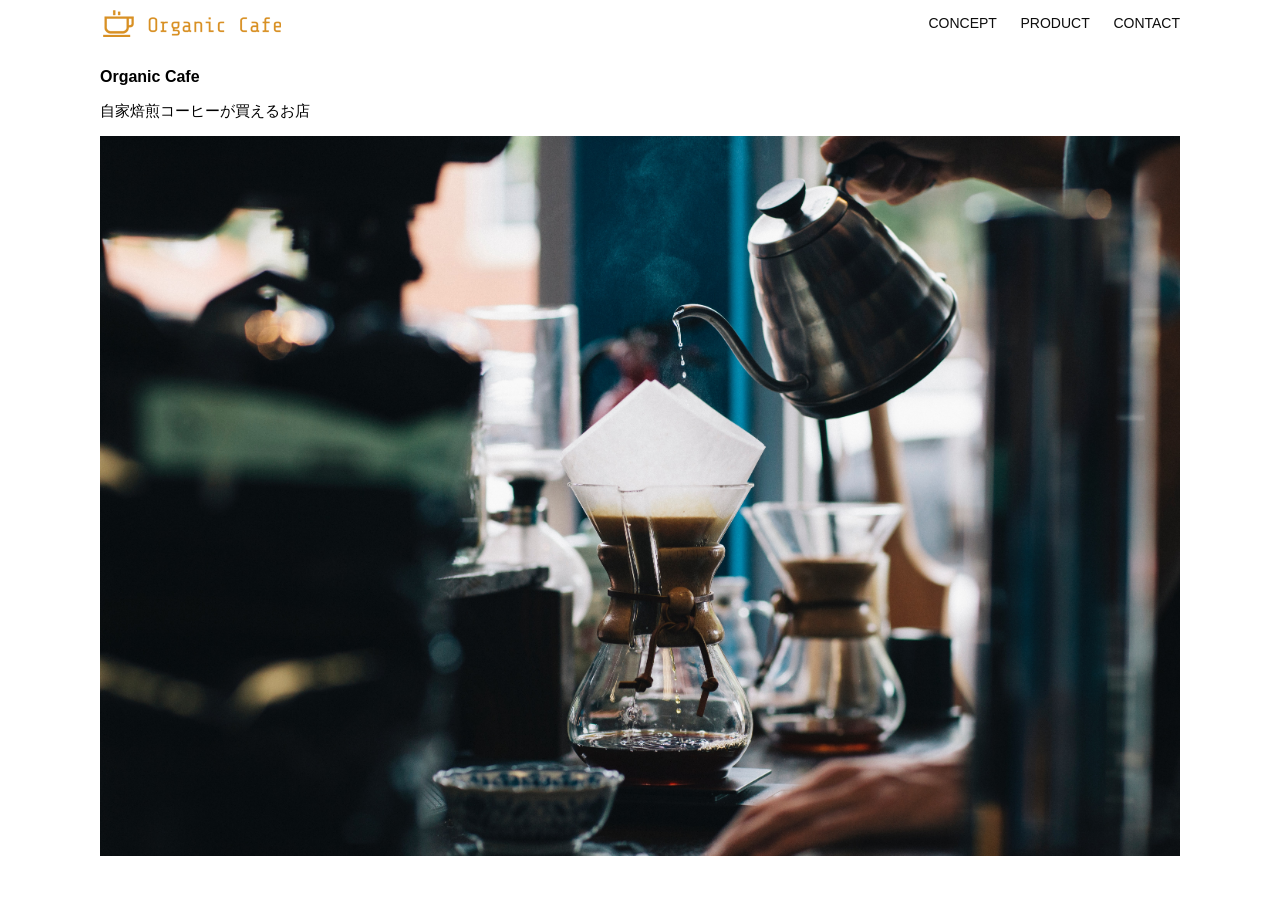
<file: kadai_013/index.html>
<!DOCTYPE html>
<html>

<head>
    <title>Organic Cafe</title>
    <meta charset="UTF-8" />
    <meta name="description" content="自家焙煎のコーヒーがお家で楽しめるOrganic Cafe" />
    <meta name="viewport" content="width=device-width, initial-scale=1.0" />
    <link rel="stylesheet" href="style.css" />
</head>

<body>
    <!-- ヘッダー -->
    <header>
        <!-- ロゴ -->
        <a href="index.html" id="logo"><img src="images/logo.png" alt="トップページに戻る" /></a>

        <!-- PC用ナビゲーション -->
        <nav id="nav-pc">
            <a href="index.html#concept">CONCEPT</a>
            <a href="index.html#product">PRODUCT</a>
            <a href="index.html#contact">CONTACT</a>
        </nav>

        <!-- スマホ用メニューボタン -->
        <img id="menu-sp" src="images/button-menu.png" alt="ナビゲーションを開く"
            onclick="document.getElementById('nav-sp').style.display = 'block'">
        <!-- <button id="menu-sp" onclick="document.getElementById('nav-sp').style.display = 'block'">
            <img src="images/button-menu.png" alt="ナビゲーションを開く">
        </button> -->

        <!-- スマホ用ナビゲーション -->
        <nav id="nav-sp">
            <ul>
                <li>
                    <img id="close" src="images/button-close.png" alt="ナビゲーションを閉じる"
                        onclick="document.getElementById('nav-sp').style.display = 'none'">
                </li>
                <li>
                    <a id="logo-sp" href="index.html"
                        onclick="document.getElementById('nav-sp').style.display = 'none'">
                        <img src="images/logo-sp.png" alt="トップページに戻る">
                    </a>
                </li>
                <li><a class="menu" href="index.html#concept"
                        onclick="document.getElementById('nav-sp').style.display = 'none'">CONCEPT</a></li>
                <li><a class="menu" href="index.html#product"
                        onclick="document.getElementById('nav-sp').style.display = 'none'">PRODUCT</a></li>
                <li><a class="menu" href="index.html#contact"
                        onclick="document.getElementById('nav-sp').style.display = 'none'">CONTACT</a></li>
            </ul>
        </nav>

    </header>

    <main>
        <article>
            <!-- メインビジュアル -->
            <section id="main-visual">
                <div id="main-message">
                    <h1>Organic Cafe</h1>
                    <p>自家焙煎コーヒーが買えるお店</p>
                </div>
                <img src="images/main-image.jpg" alt="コーヒーをハンドドリップで淹れる画像" />
            </section>
        </article>
    </main>
</body>

</html>
</file>
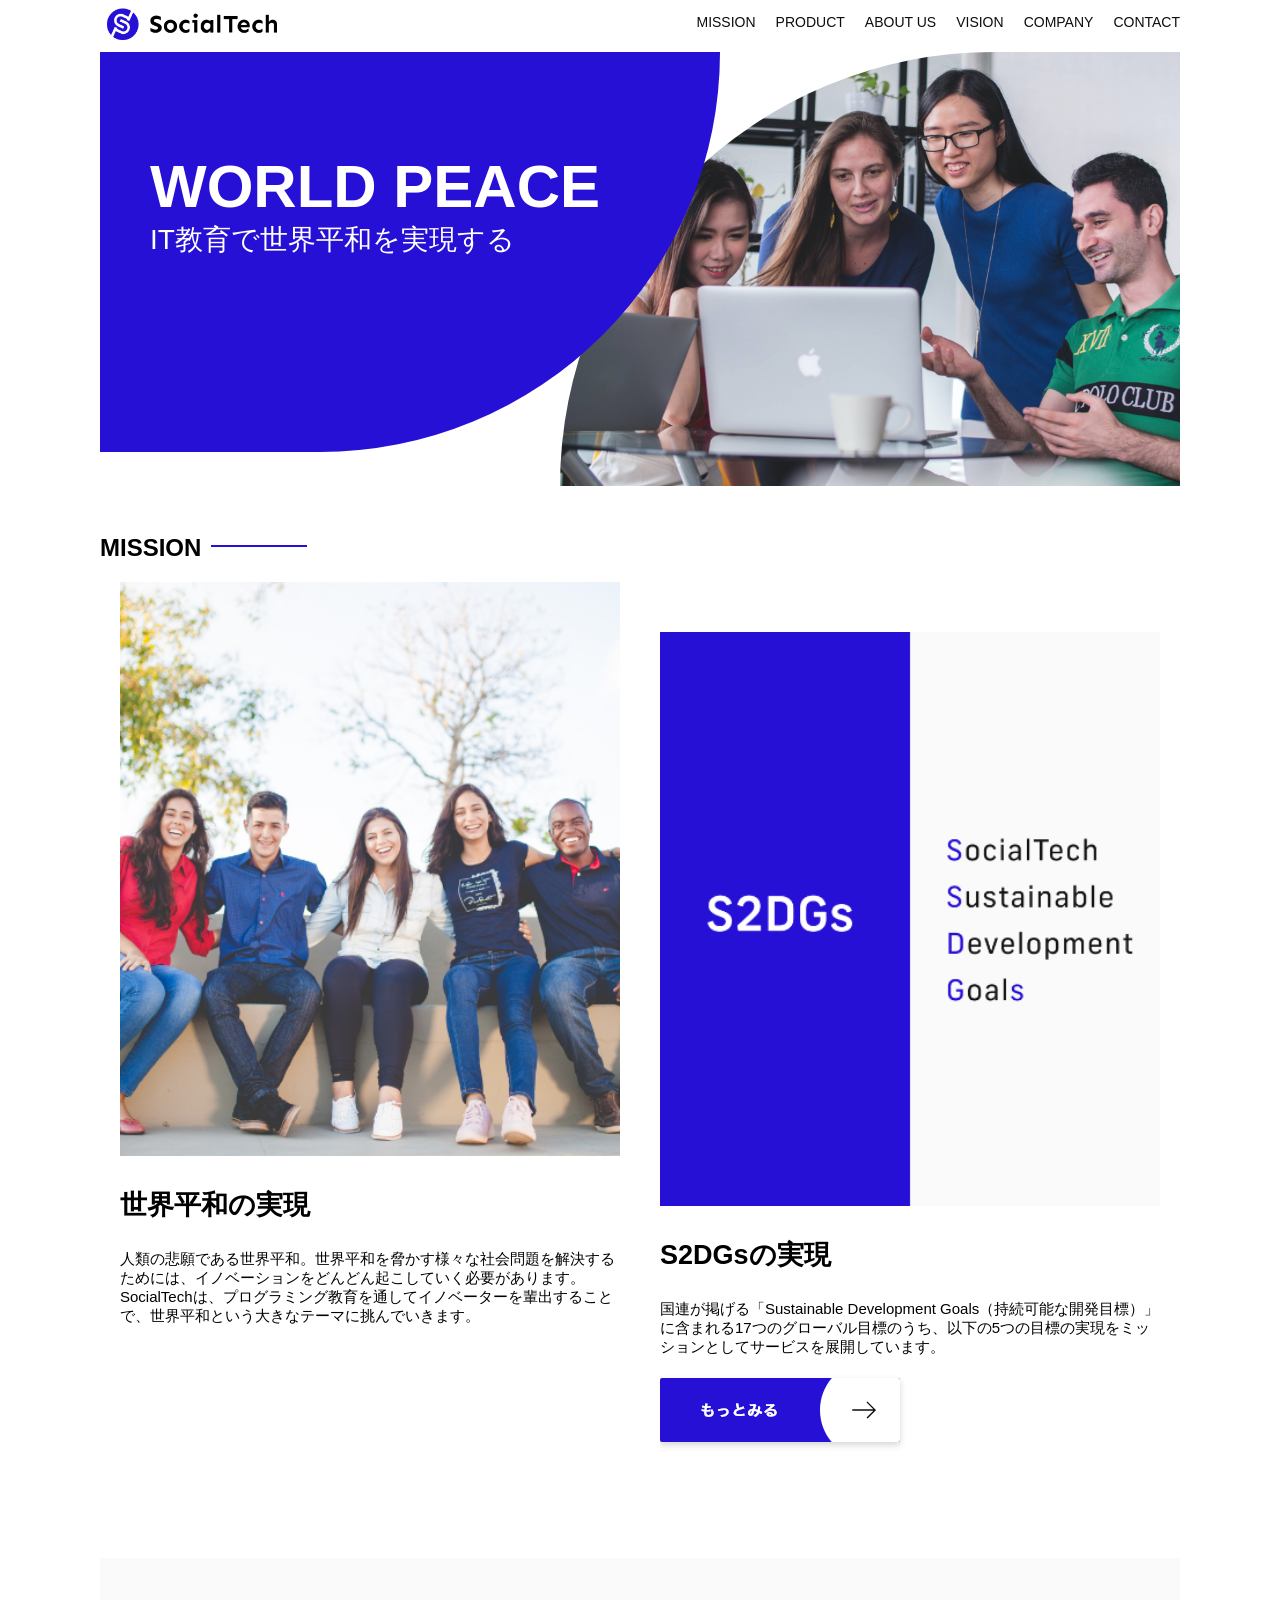
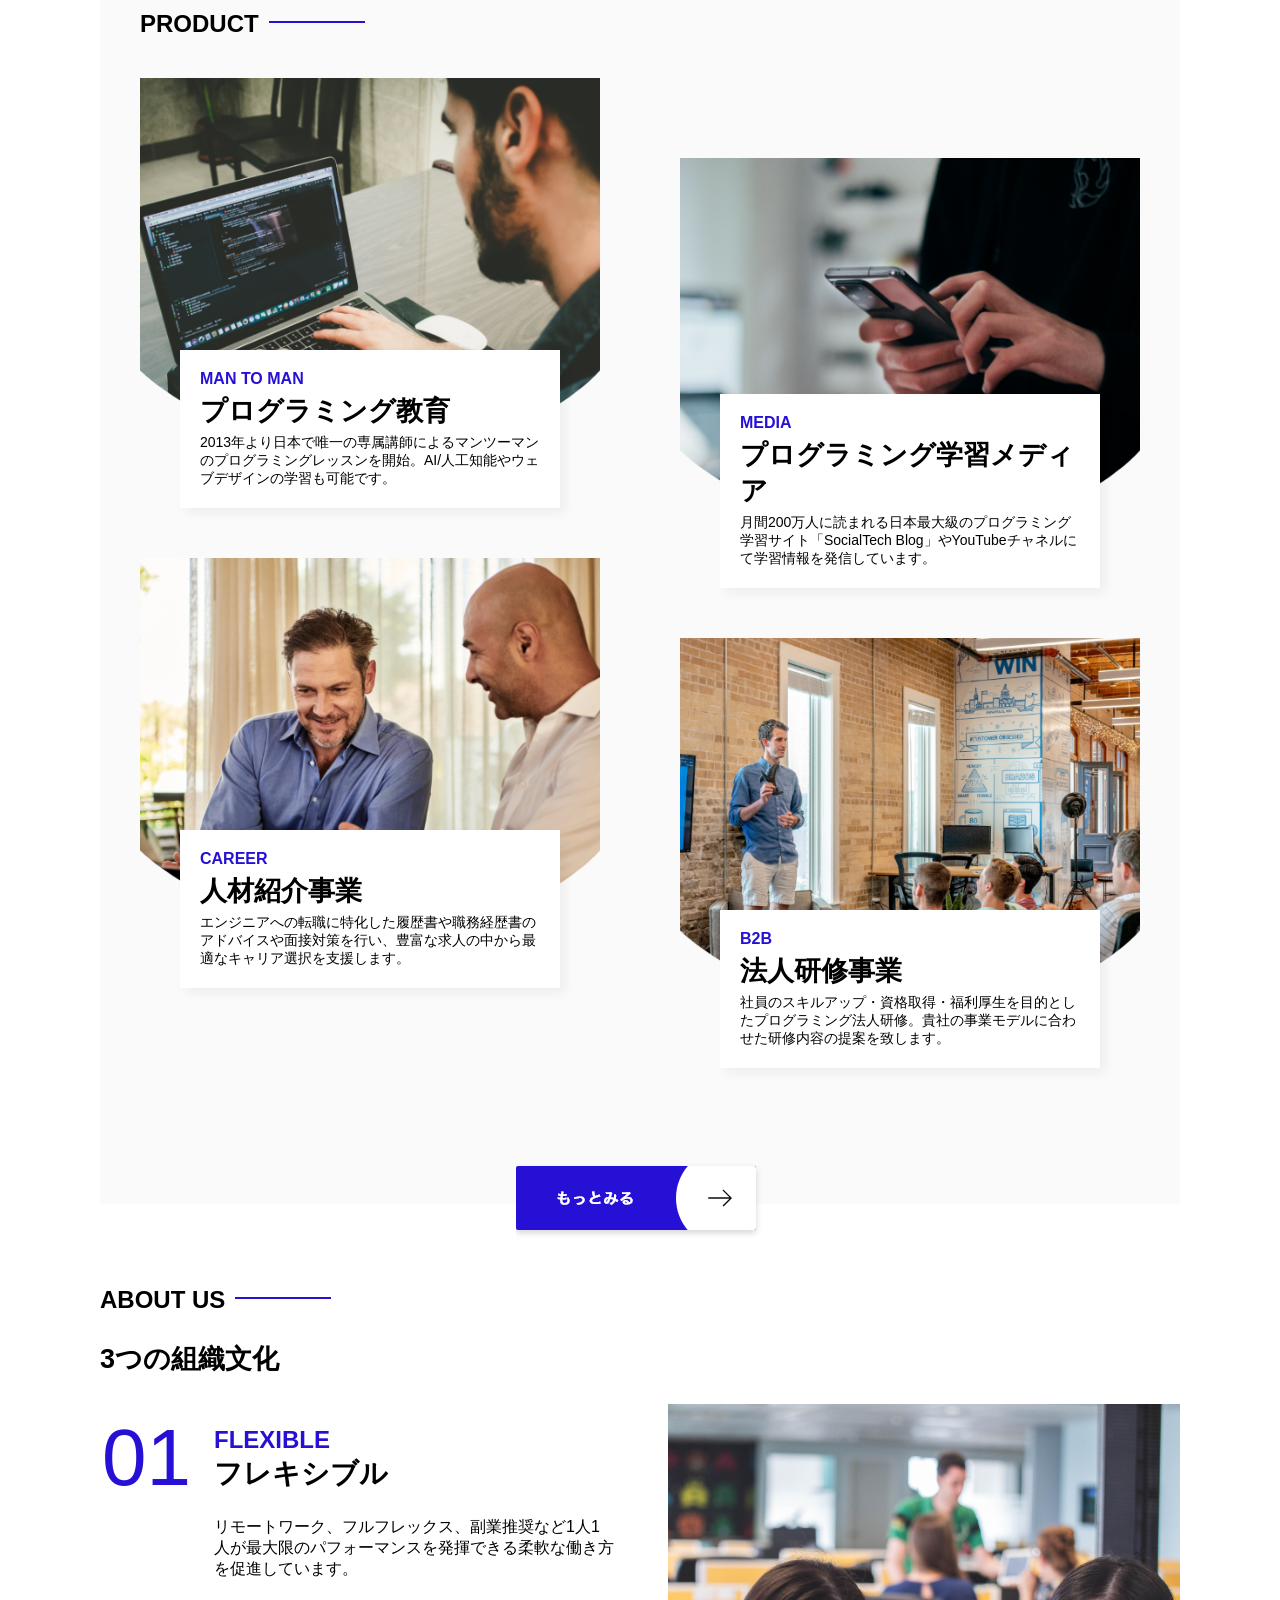
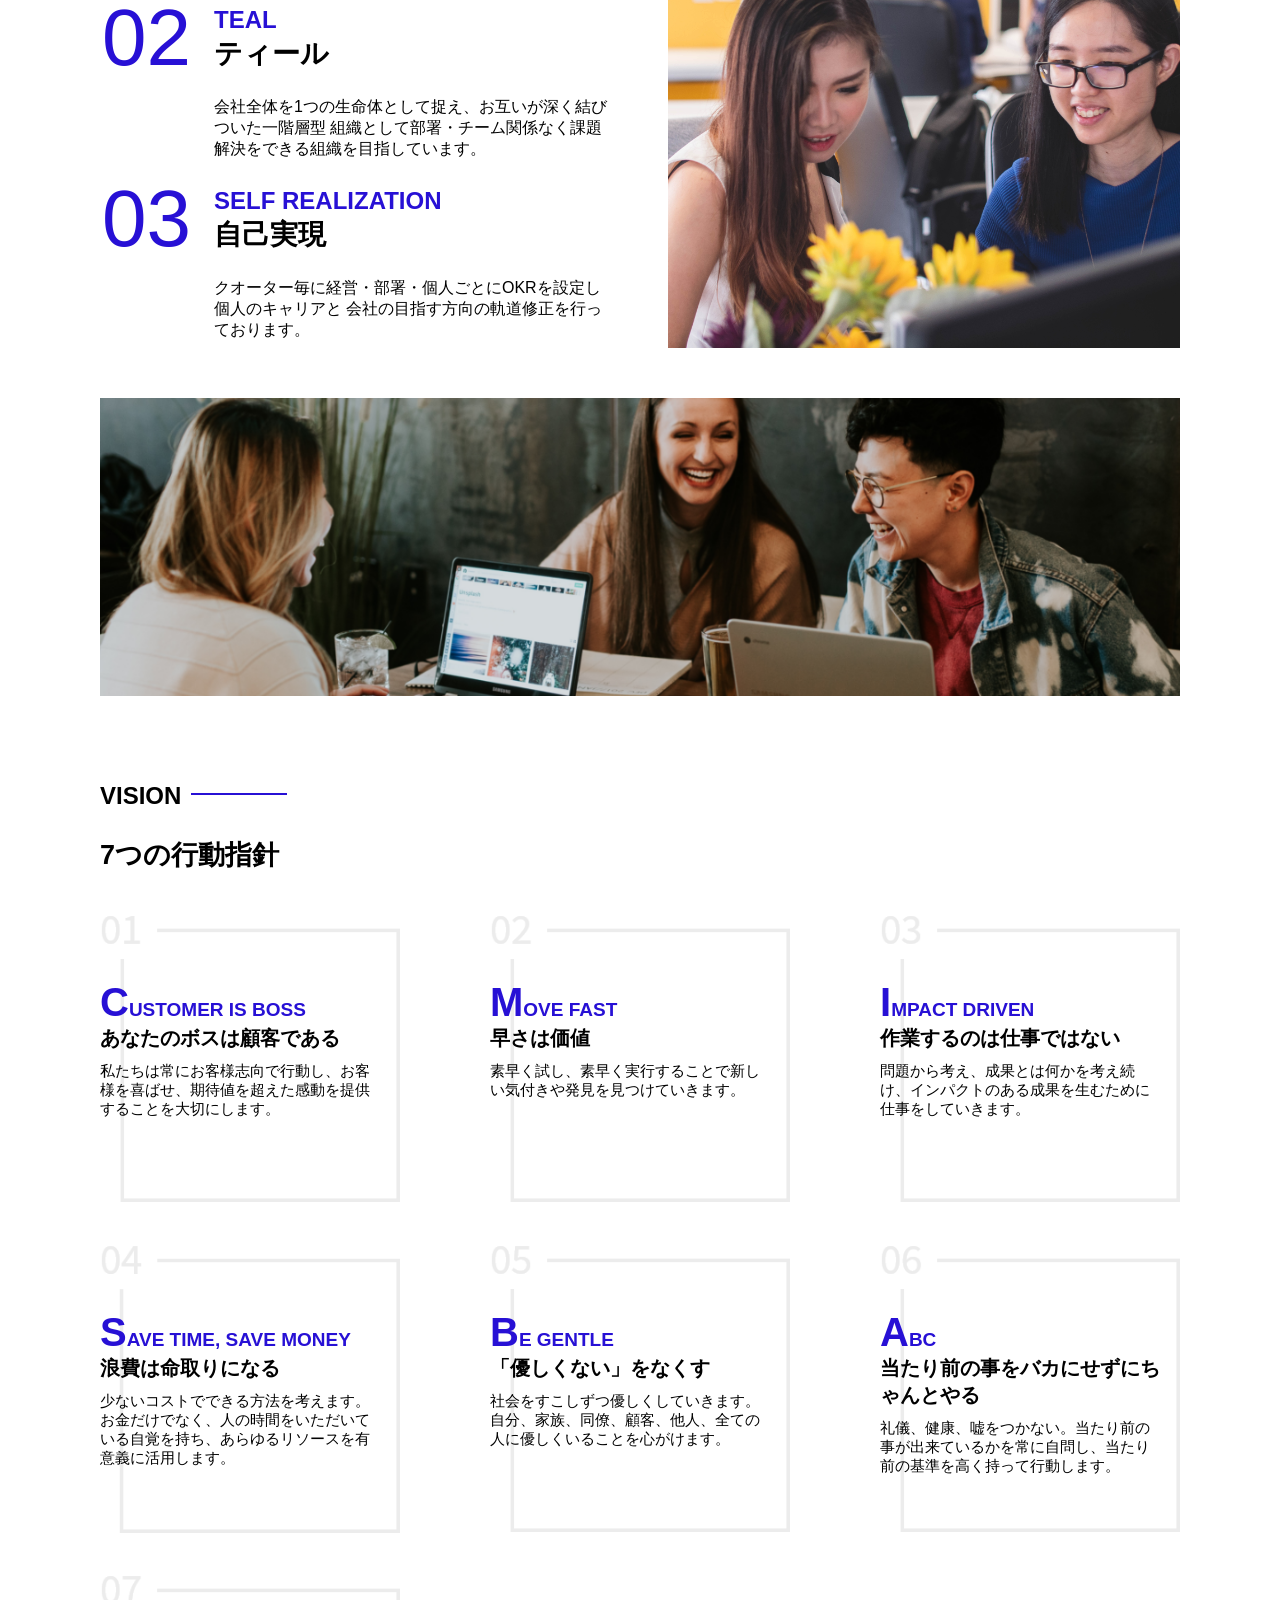
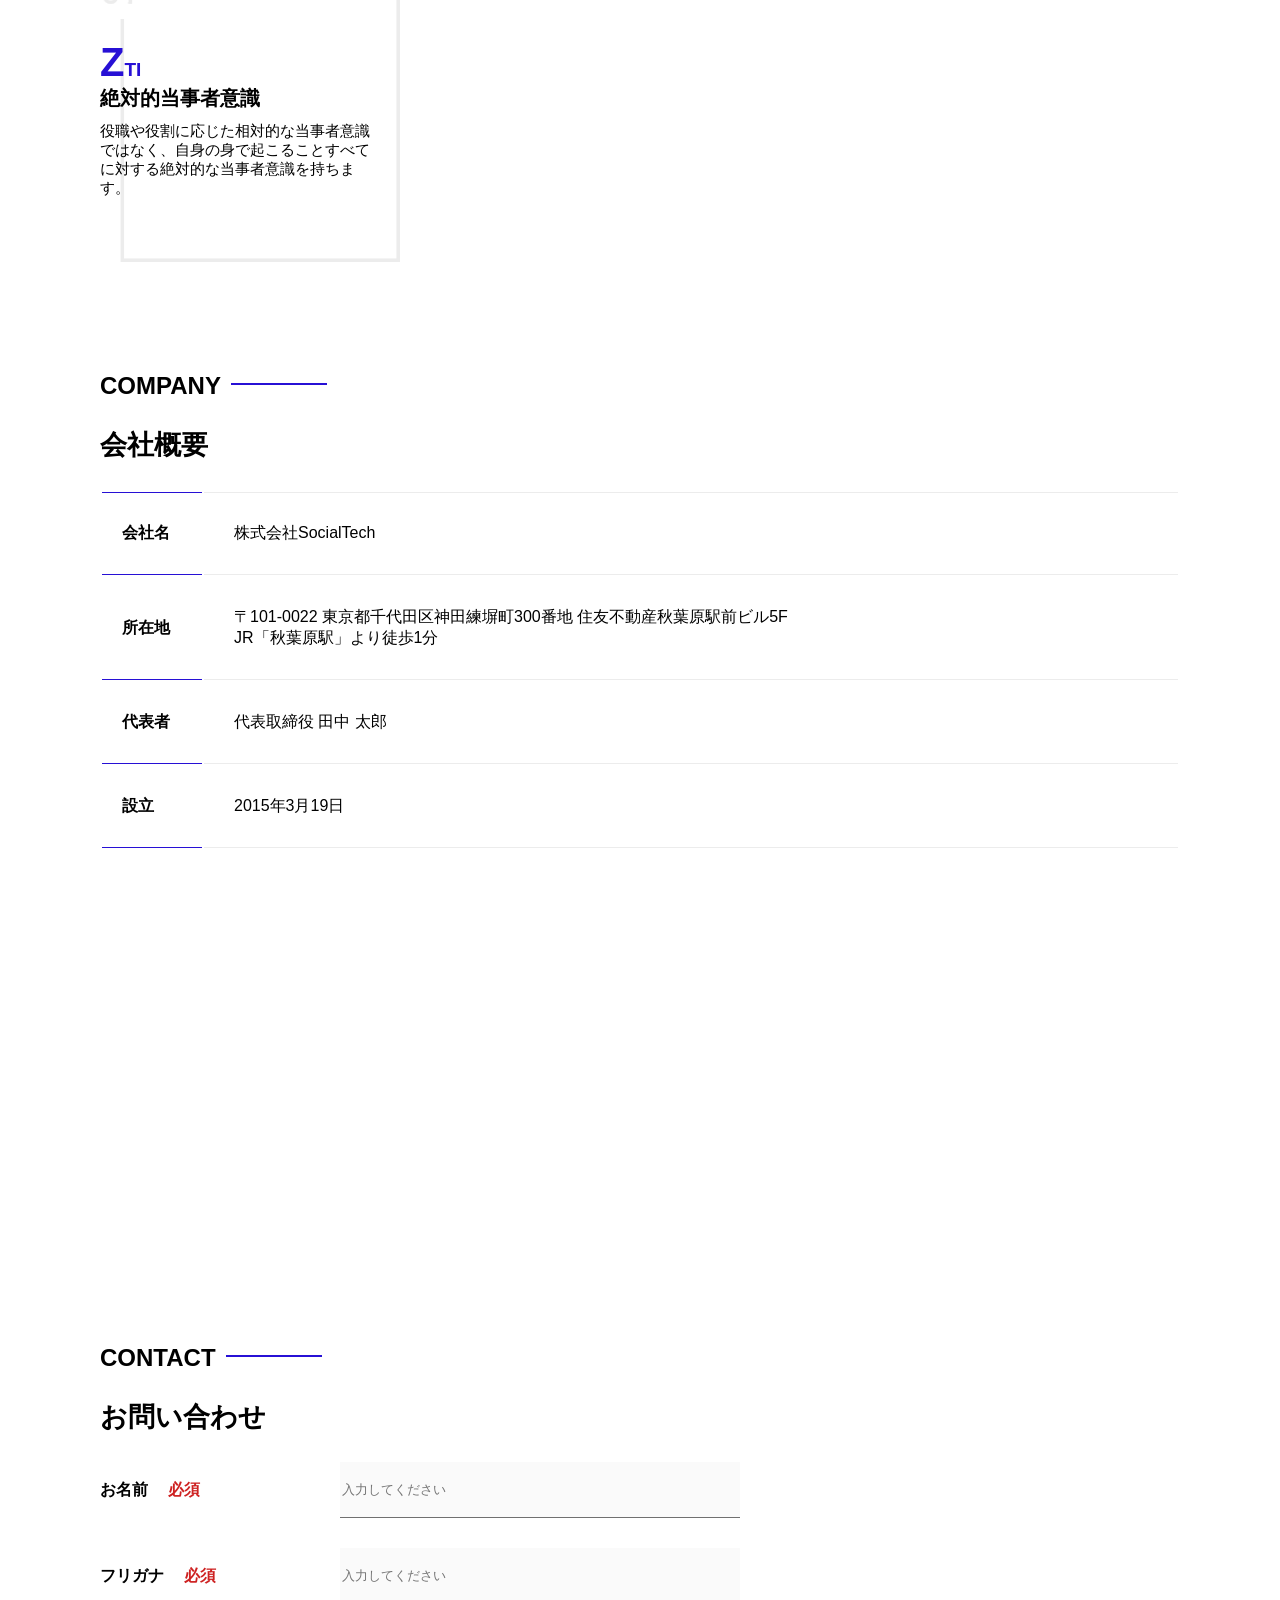
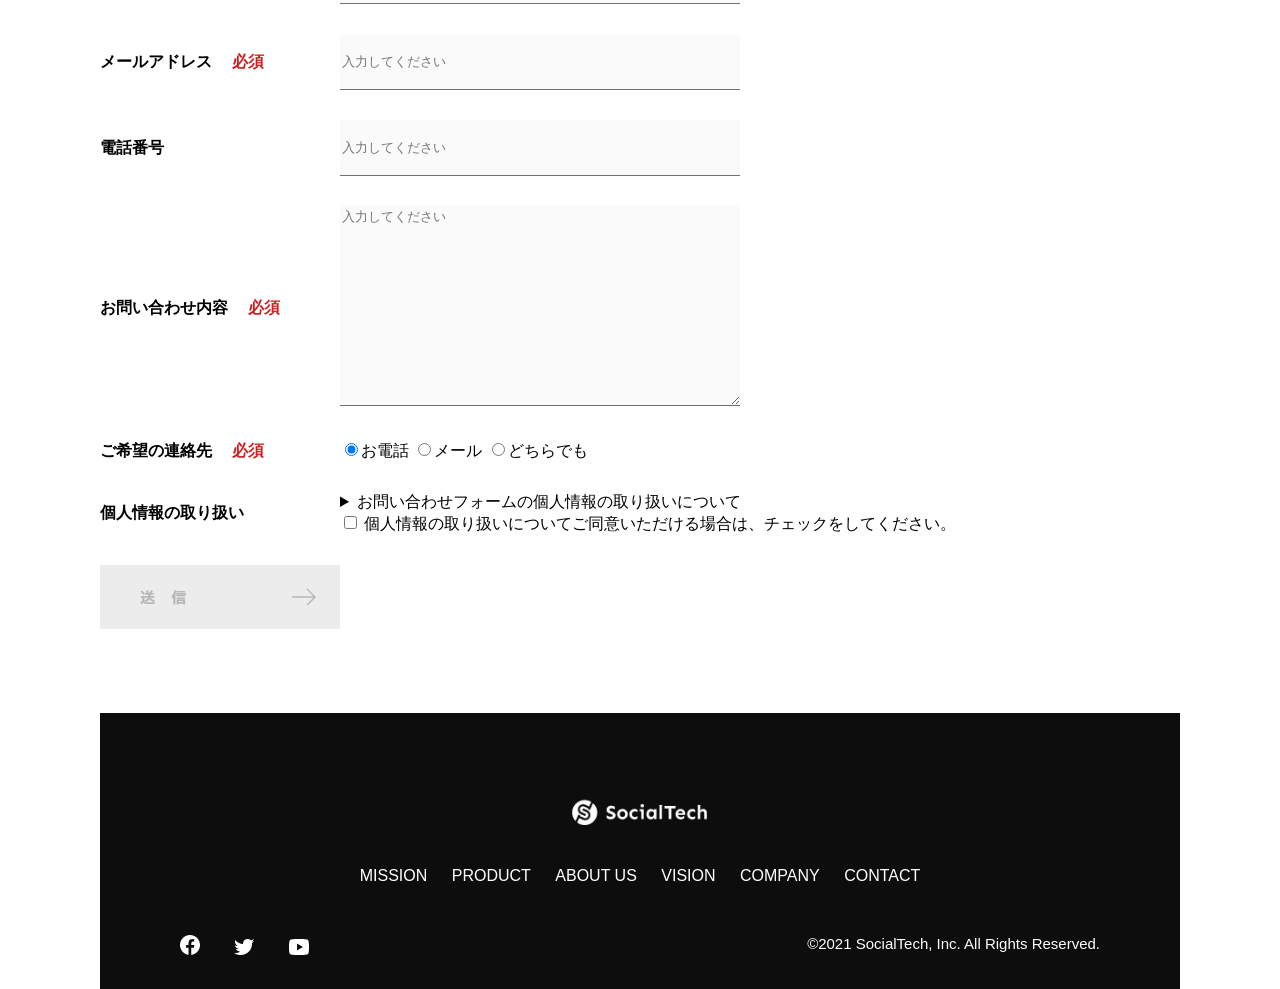
<file: kadai_tutorial_output/index.html>
<!DOCTYPE html>
<html>
<head>
  <title>SocialTech</title>
  <meta charset="UTF-8">
  <meta name="description" content="SocialTechはEdTech業界のリーディングカンパニーを目指します。">
  <meta name="viewport" content="width=device-width, initial-scale=1.0">
  <link rel="stylesheet" href="style.css">
</head>
<body>
     <!-- ヘッダー -->
  <header>
    <!-- ロゴ -->
    <a href="index.html" id="logo"><img src="images/logo.png" alt="トップページに戻る"></a>

     <!-- PC用ナビゲーション -->
    <nav id="nav-pc">
       <ul>
        <li><a href="mission.html">MISSION</a></li>
        <li><a href="product.html">PRODUCT</a></li>
        <li><a href="index.html#aboutus">ABOUT US</a></li>
        <li><a href="index.html#vision">VISION</a></li>
        <li><a href="index.html#company">COMPANY</a></li>
        <li><a href="index.html#contact">CONTACT</a></li>
       </ul>
   </nav>
     <!-- スマホ用メニューボタン -->
       <button id="menu-sp" onclick="document.getElementById('nav-sp').style.display = 'block'">
         <img src="images/button-menu.png" alt="ナビゲーションを開く">
       </button>
        <!-- スマホ用ナビゲーション -->
       <div id="nav-sp">
         <button id="close" onclick="document.getElementById('nav-sp').style.display = 'none'">
           <img src="images/button-close.png" alt="ナビゲーションを閉じる">
         </button>
 
         <nav>
           <ul>
             <li>
               <a id="logo-sp" href="index.html" onclick="document.getElementById('nav-sp').style.display = 'none'"><img src="images/logo-sp.png" alt="トップページに戻る"></a>
             </li>
             <li><a class="menu" href="mission.html" onclick="document.getElementById('nav-sp').style.display = 'none'">MISSION</a></li>
             <li><a class="menu" href="product.html" onclick="document.getElementById('nav-sp').style.display = 'none'">PRODUCT</a></li>
             <li><a class="menu" href="index.html#aboutus" onclick="document.getElementById('nav-sp').style.display = 'none'">ABOUT US</a></li>
             <li><a class="menu" href="index.html#vision" onclick="document.getElementById('nav-sp').style.display = 'none'">VISION</a></li>
             <li><a class="menu" href="index.html#company" onclick="document.getElementById('nav-sp').style.display = 'none'">COMPANY</a></li>
             <li><a class="menu" href="index.html#contact" onclick="document.getElementById('nav-sp').style.display = 'none'">CONTACT</a></li>
           </ul>
         </nav>
         <div id="sns">
           <a href="https://www.facebook.com/sejuku2013">
             <img src="images/button-facebook.png" alt="Facebookのリンク">
           </a>
           <a href="https://twitter.com/samuraijuku">
             <img src="images/button-twitter.png" alt="Twitterのリンク">
           </a>
           <a href="https://www.youtube.com/channel/UCCFOQO5aDK0xXam4cUQXT8g">
             <img src="images/button-youtube.png" alt="YouTubeのリンク">
           </a>
         </div>
       </div>
  </header>
  <main>
    <article>
      <!-- メインビジュアル -->
      <section id="main-visual">
       <div id="main-message">
            <h1>WORLD PEACE</h1>
            <p>IT教育で世界平和を実現する</p>
       </div>
        <img src="images/index/index-main.png" alt="PCの周りに集まる多国籍の仲間たち">
      </section>

           <!--ミッション-->
      <section id="mission">
        <h2 class="index-h2">MISSION</h2>
        <div id="mission-flex">
          <div>
            <img id="mission-photo" src="images/index/index-mission.png" alt="屋外のベンチで写真を撮影する多国籍の仲間たち">
            <h3>世界平和の実現</h3>
            <p>
              人類の悲願である世界平和。世界平和を脅かす様々な社会問題を解決するためには、イノベーションをどんどん起こしていく必要があります。SocialTechは、プログラミング教育を通してイノベーターを輩出することで、世界平和という大きなテーマに挑んでいきます。
            </p>
          </div>
          <div>
            <img id="s2dgs" src="images/index/s2dgs.png" alt="S2DGs">
            <h3>S2DGsの実現</h3>
            <p>国連が掲げる「Sustainable Development Goals（持続可能な開発目標）」に含まれる17つのグローバル目標のうち、以下の5つの目標の実現をミッションとしてサービスを展開しています。</p>
            <a href="mission.html">
              <img src="images/button-more.png" alt="もっとみる">
            </a>
          </div>
        </div>
      </section>

       <!-- プロダクト -->
      <section id="product">
        <h2 class="index-h2">PRODUCT</h2>
        <div class="product-flex">
          <div id="product-left">
            <div>
              <img class="product-photo" src="images/index/index-mantoman.png" alt="PCでコードを書く男性">
              <div class="product-explain">
                <span>MAN TO MAN</span>
                <h3>プログラミング教育</h3>
                <p>2013年より日本で唯一の専属講師によるマンツーマンのプログラミングレッスンを開始。AI/人工知能やウェブデザインの学習も可能です。</p>
              </div>
            </div>
            <div>
              <img class="product-photo" src="images/index/index-career.png" alt="笑顔で話し合う2人の男性">
              <div class="product-explain">
                <span>CAREER</span>
                <h3>人材紹介事業</h3>
                <p>エンジニアへの転職に特化した履歴書や職務経歴書のアドバイスや面接対策を行い、豊富な求人の中から最適なキャリア選択を支援します。</p>
              </div>
            </div>
          </div>
          <div id="product-right">
            <div>
              <img class="product-photo" src="images/index/index-media.png" alt="スマートフォンを操作する人">
              <div class="product-explain">
                <span>MEDIA</span>
                <h3>プログラミング学習メディア</h3>
                <p>月間200万人に読まれる日本最大級のプログラミング学習サイト「SocialTech Blog」やYouTubeチャネルにて学習情報を発信しています。</p>
              </div>
            </div>
            <div>
              <img class="product-photo" src="images/index/index-b2b.png" alt="講演中の男性とそれを聴く人々">
              <div class="product-explain">
                <span>B2B</span>
                <h3>法人研修事業</h3>
                <p>社員のスキルアップ・資格取得・福利厚生を目的としたプログラミング法人研修。貴社の事業モデルに合わせた研修内容の提案を致します。</p>
              </div>
            </div>
          </div>
        </div>
        <div id="product-more">
          <a href="product.html">
            <img src="images/button-more.png" alt="もっとみる">
          </a>
        </div>
      </section>
            <!-- ABOUT US -->
      <section id="aboutus">
        <h2 class="index-h2">ABOUT US</h2>
        <h3>3つの組織文化</h3>
        <div>
                   <table class="culture-table">
            <tr>
              <td class="culture-num">01</td>
              <th><span class="culture-en">FLEXIBLE</span><br>フレキシブル</th>
            </tr>
            <tr>
              <td>
                <!--空のセル-->
              </td>
              <td class="culture-description">リモートワーク、フルフレックス、副業推奨など1人1人が最大限のパフォーマンスを発揮できる柔軟な働き方を促進しています。</td>
            </tr>
            <tr>
              <td class="culture-num">02</td>
              <th><span class="culture-en">TEAL</span><br>ティール</th>
            </tr>
            <tr>
              <td>
                <!--空のセル-->
              </td>
              <td class="culture-description">会社全体を1つの生命体として捉え、お互いが深く結びついた一階層型 組織として部署・チーム関係なく課題解決をできる組織を目指しています。</td>
            </tr>
            <tr>
              <td class="culture-num">03</td>
              <th><span class="culture-en">SELF REALIZATION</span><br>自己実現</th>
            </tr>
            <tr>
              <td>
                <!--空のセル-->
              </td>
              <td class="culture-description">クオーター毎に経営・部署・個人ごとにOKRを設定し個人のキャリアと 会社の目指す方向の軌道修正を行っております。</td>
            </tr>
          </table>
          <img class="culture-img" src="images/index/index-aboutus1.png" alt="笑顔で話し合う2人の女性">
        </div>
         <img class="culture-img2" src="images/index/index-aboutus2.png" alt="笑顔で話し合う3人の男女">
      </section>
    </article>
  </main>
</body>

</html>
      </section>
            <!-- VISION -->
      <section id="vision">
        <h2 class="index-h2">VISION</h2>
        <h3>7つの行動指針</h3>
        <div>
           <div class="vision-box">
               <img src="images/index/vision-01.png" alt="01">
               <div>
                 <h4>CUSTOMER IS BOSS</h4>
                 <h5>あなたのボスは顧客である</h5>
                 <p>私たちは常にお客様志向で行動し、お客様を喜ばせ、期待値を超えた感動を提供することを大切にします。</p>
               </div>
             </div>
             <div class="vision-box">
               <img src="images/index/vision-02.png" alt="02">
               <div>
                 <h4>MOVE FAST</h4>
                 <h5>早さは価値</h5>
                 <p>素早く試し、素早く実行することで新しい気付きや発見を見つけていきます。</p>
               </div>
             </div>
             <div class="vision-box">
               <img src="images/index/vision-03.png" alt="03">
               <div>
                 <h4>IMPACT DRIVEN</h4>
                 <h5>作業するのは仕事ではない</h5>
                 <p>問題から考え、成果とは何かを考え続け、インパクトのある成果を生むために仕事をしていきます。</p>
               </div>
             </div>
             <div class="vision-box">
               <img src="images/index/vision-04.png" alt="04">
               <div>
                 <h4>SAVE TIME, SAVE MONEY</h4>
                 <h5>浪費は命取りになる</h5>
                 <p>少ないコストでできる方法を考えます。お金だけでなく、人の時間をいただいている自覚を持ち、あらゆるリソースを有意義に活用します。</p>
               </div>
             </div>
             <div class="vision-box">
               <img src="images/index/vision-05.png" alt="05">
               <div>
                 <h4>BE GENTLE</h4>
                 <h5>「優しくない」をなくす</h5>
                 <p>社会をすこしずつ優しくしていきます。自分、家族、同僚、顧客、他人、全ての人に優しくいることを心がけます。</p>
               </div>
             </div>
             <div class="vision-box">
               <img src="images/index/vision-06.png" alt="06">
               <div>
                 <h4>ABC</h4>
                 <h5>当たり前の事をバカにせずにちゃんとやる</h5>
                 <p>礼儀、健康、嘘をつかない。当たり前の事が出来ているかを常に自問し、当たり前の基準を高く持って行動します。</p>
               </div>
             </div>
             <div class="vision-box">
               <img src="images/index/vision-07.png" alt="07">
               <div>
                 <h4>ZTI</h4>
                 <h5>絶対的当事者意識</h5>
                 <p>役職や役割に応じた相対的な当事者意識ではなく、自身の身で起こることすべてに対する絶対的な当事者意識を持ちます。</p>
               </div>
             </div>
        </div>
      </section>
       <!-- COMPANY -->
      <section id="company">
        <h2 class="index-h2">COMPANY</h2>
        <h3>会社概要</h3>
         <table id="company-table">
             <tr>
               <th class="tableheader tableheader-first">会社名</th>
               <td class="cell cell-first">株式会社SocialTech</td>
             </tr>
             <tr>
               <th class="tableheader">所在地</th>
               <td class="cell">〒101-0022 東京都千代田区神田練塀町300番地 住友不動産秋葉原駅前ビル5F<br>JR「秋葉原駅」より徒歩1分</td>
             </tr>
             <tr>
               <th class="tableheader">代表者</th>
               <td class="cell">代表取締役 田中 太郎</td>
             </tr>
             <tr>
               <th class="tableheader">設立</th>
               <td class="cell">2015年3月19日</td>
             </tr>
           </table>
           <iframe src="https://www.google.com/maps/embed?pb=!1m18!1m12!1m3!1d3240.0686781123136!2d139.77207767482327!3d35.69992752894839!2m3!1f0!2f0!3f0!3m2!1i1024!2i768!4f13.1!3m3!1m2!1s0x60188fee13660e23%3A0x77137876edf742ac!2z5L2P5Y-L5LiN5YuV55Sj56eL6JGJ5Y6f6aeF5YmN44OT44Or!5e0!3m2!1sja!2sjp!4v1777164705707!5m2!1sja!2sjp" width="600" height="450" style="border:0;" allowfullscreen="" loading="lazy" referrerpolicy="no-referrer-when-downgrade"></iframe>
      </section>
       <!-- お問い合わせフォーム -->
      <section id="contact">
        <h2 class="index-h2">CONTACT</h2>
        <h3>お問い合わせ</h3>
        <form>
          <div>
            <div class="contact-heading">
              <label class="contact-label">お名前<span class="contact-span">必須</span></label>
            </div>
            <div>
              <input type="text" name="name" placeholder="入力してください" class="contact-textbox">
            </div>
          </div>
          <div>
            <div class="contact-heading">
              <label class="contact-label">フリガナ<span class="contact-span">必須</span></label>
            </div>
            <div>
              <input type="text" name="hurigana" placeholder="入力してください" class="contact-textbox">
            </div>
          </div>
          <div>
            <div class="contact-heading">
              <label class="contact-label">メールアドレス<span class="contact-span">必須</span></label>
            </div>
            <div>
              <input type="text" name="email" placeholder="入力してください" class="contact-textbox">
            </div>
          </div>
          <div>
            <div class="contact-heading">
              <label class="contact-label">電話番号</label>
            </div>
            <div>
              <input type="text" name="tel" placeholder="入力してください" class="contact-textbox">
            </div>
          </div>
          <div>
            <div class="contact-heading">
              <label class="contact-label">お問い合わせ内容<span class="contact-span">必須</span></label>
            </div>
            <div>
              <textarea class="contact-textarea" placeholder="入力してください" name="message"></textarea>
            </div>
          </div>
           <div>
            <div class="contact-heading">
              <label class="contact-label">ご希望の連絡先<span class="contact-span">必須</span></label>
            </div>
            <div>
              <input class="radiobutton" type="radio" value="tel" name="contact" checked><label>お電話</label>
              <input class="radiobutton" type="radio" value="mail" name="contact"><label>メール</label>
              <input class="radiobutton" type="radio" value="both" name="contact"><label>どちらでも</label>
            </div>
          </div>
           <div>
               <div class="contact-heading">
                 <label class="contact-label">個人情報の取り扱い</label>
               </div>
               <div>
                 <details>
                   <summary>お問い合わせフォームの個人情報の取り扱いについて</summary>
                   <div>
                     <dl>
                       <dt>１．組織の名称又は氏名</dt>
                       <dd>株式会社SocialTech</dd>
                       <dt>２．個人情報保護管理者（若しくはその代理人）の氏名又は職名、所属及び連絡先</dt>
                       <dd>
                         <p>鈴木 一郎 コーポレート部</p>
                         <p>メールアドレス：samurai@example.com</p>
                         <p>TEL：03-1234-5678</p>
                       </dd>
                       <dt>３．個人情報の利用目的</dt>
                       <dd>
                         <ul>
                           <li>本サービス及び本サービスに関連する情報の提供又はそれらに関する連絡のため</li>
                           <li>ユーザーの本人確認のため</li>
                           <li>当社サービスのご案内のため</li>
                           <li>当社の商品等の広告または宣伝（電子メールによるものを含むものとします。）</li>
                         </ul>
                       </dd>
                       <dt>４．個人情報の取り扱い業務の委託</dt>
                       <dd>個人情報の取扱業務の全部または一部を外部に業務委託する場合があります。その際、弊社は、個人情報を適切に保護できる管理体制を敷き実行していることを条件として委託先を厳選したうえで、機密保持契約を委託先と締結し、お客様の個人情報を厳密に管理させます。</dd>
                       <dt>５．個人情報の開示等の請求</dt>
                       <dd>
                         お客様は、弊社に対してご自身の個人情報の開示等（利用目的の通知、開示、内容の訂正・追加・削除、利用の停止または消去、第三者への提供の停止）に関して、当社問合わせ窓口に申し出ることができます。<br>
                         その際、弊社はお客様ご本人を確認させていただいたうえで、合理的な期間内に対応いたします。<br>
                         なお、個人情報に関する弊社問合わせ先は、次の通りです。
                       </dd>
                       <dd>
                         <p>株式会社SocialTech　個人情報問合せ窓口</p>
                         <p>〒150-0043　東京都千代田区神田練塀町300番地 住友不動産秋葉原駅前ビル5F</p>
                         <p>メールアドレス：samurai@example.com　TEL：03-1234-5678</p>
                       </dd>
 
                       <dt>６．個人情報を提供されることの任意性について</dt>
                       <dd>お客様がご自身の個人情報を弊社に提供されるか否かは、お客様のご判断によりますが、もしご提供されない場合には、適切なサービスが提供できない場合がありますので予めご了承ください。</dd>
                     </dl>
                   </div>
                 </details>
                 <input type="checkbox" name="agree">
                 <span>個人情報の取り扱いについてご同意いただける場合は、チェックをしてください。</span>
               </div>
             </div>
             <input type="image" src="images/button-submit.png" alt="送信する">
        </form>
      </section>
          </article>
  </main>
 <footer>
     <div id="footer-logo">
        <img src="images/logo-sp.png" alt="SocialTech">
      </div>
      <div id="footer-link">
        <a href="mission.html">MISSION</a>
        <a href="product.html">PRODUCT</a>
        <a href="index.html#aboutus">ABOUT US</a>
        <a href="index.html#vision">VISION</a>
        <a href="index.html#company">COMPANY</a>
        <a href="index.html#contact">CONTACT</a>
      </div>
       <div id="sns-footer">
         <div class="sns-btns">
           <a href="https://www.facebook.com/sejuku2013"><img src="images/button-facebook.png" alt="Facebookのリンク"></a>
           <a href="https://twitter.com/samuraijuku"><img src="images/button-twitter.png" alt="Twitterのリンク"></a>
           <a href="https://www.youtube.com/channel/UCCFOQO5aDK0xXam4cUQXT8g"><img src="images/button-youtube.png" alt="YouTubeのリンク"></a>
         </div>
         <p id="copyright">&copy;2021 SocialTech, Inc. All Rights Reserved.</p>
       </div>
    </footer>
</body>
</html>
</file>
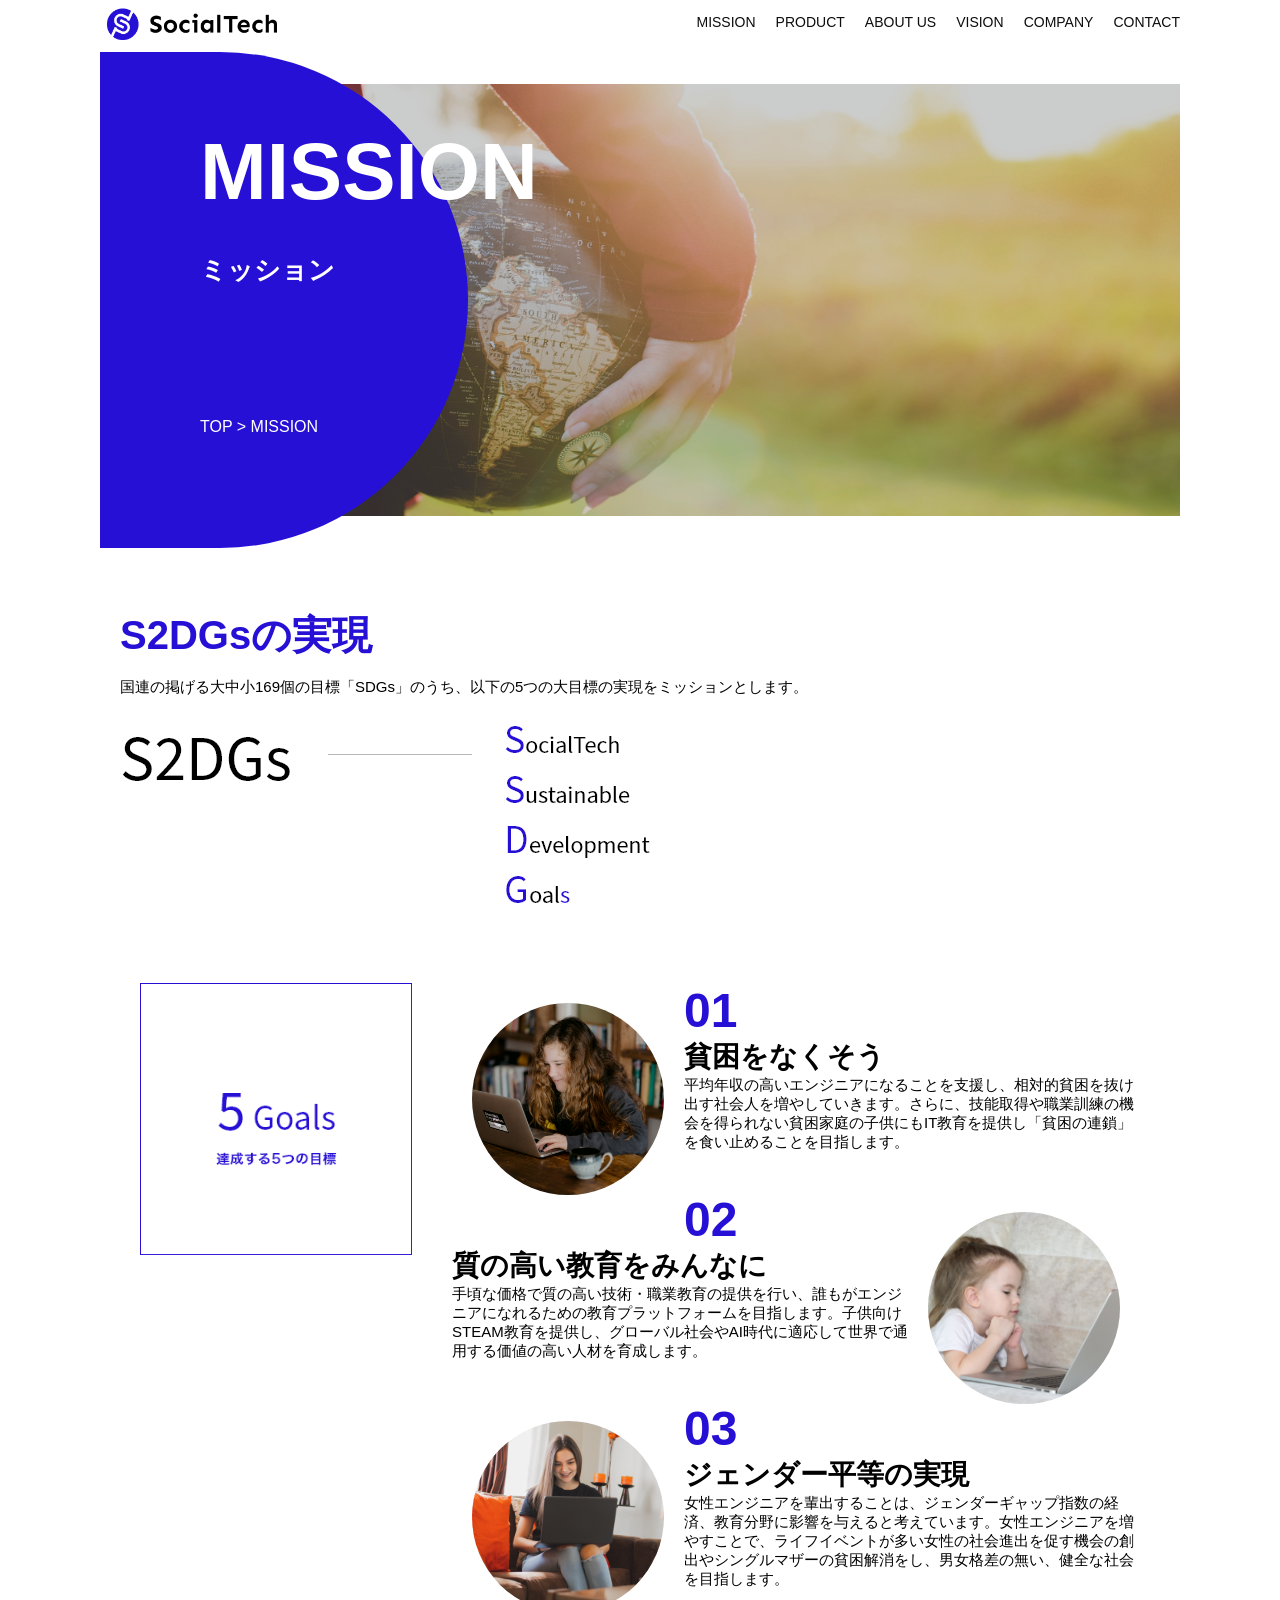
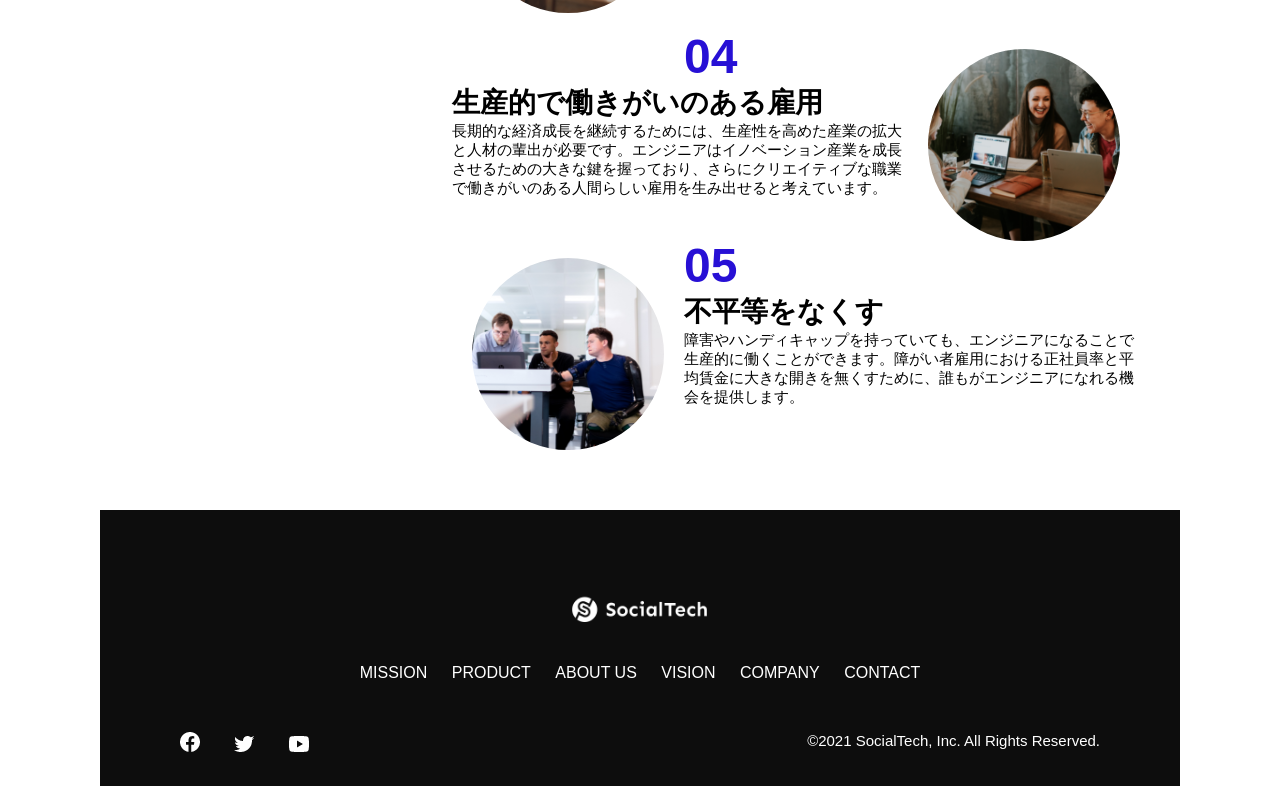
<file: kadai_tutorial_output/mission.html>
<!DOCTYPE html>
<html>
  <head>
    <title>SocialTech - MISSION ミッション -</title>
    <meta charset="utf-8">
    <meta name="description" content="SocialTechが目指す5つの目標（S2DGs）を紹介します">
    <meta name="viewport" content="width=device-width, initial-scale=1.0">
    <link rel="stylesheet" href="style.css">
  </head>

  <body>
    <!-- ヘッダー -->
    <header>
      <!-- ロゴ -->
      <a href="index.html" id="logo">
        <img src="images/logo.png" alt="トップページに戻る">
      </a>

      <!-- PC用ナビゲーション -->
      <nav id="nav-pc">
        <ul>
          <li><a href="mission.html">MISSION</a></li>
          <li><a href="product.html">PRODUCT</a></li>
          <li><a href="index.html#aboutus">ABOUT US</a></li>
          <li><a href="index.html#vision">VISION</a></li>
          <li><a href="index.html#company">COMPANY</a></li>
          <li><a href="index.html#contact">CONTACT</a></li>
        </ul>
      </nav>

      <!-- スマホ用メニューボタン -->
      <button id="menu-sp" onclick="document.getElementById('nav-sp').style.display = 'block'">
        <img src="images/button-menu.png" alt="ナビゲーションを開く">
      </button>

      <!-- スマホ用ナビゲーション -->
      <div id="nav-sp">
        <button id="close" onclick="document.getElementById('nav-sp').style.display = 'none'">
          <img src="images/button-close.png" alt="ナビゲーションを閉じる">
        </button>

        <nav>
          <ul>
            <li>
              <a id="logo-sp" href="index.html" onclick="document.getElementById('nav-sp').style.display = 'none'"><img src="images/logo-sp.png" alt="トップページに戻る"></a>
            </li>
            <li><a class="menu" href="mission.html" onclick="document.getElementById('nav-sp').style.display = 'none'">MISSION</a></li>
            <li><a class="menu" href="product.html" onclick="document.getElementById('nav-sp').style.display = 'none'">PRODUCT</a></li>
            <li><a class="menu" href="index.html#aboutus" onclick="document.getElementById('nav-sp').style.display = 'none'">ABOUT US</a></li>
            <li><a class="menu" href="index.html#vision" onclick="document.getElementById('nav-sp').style.display = 'none'">VISION</a></li>
            <li><a class="menu" href="index.html#company" onclick="document.getElementById('nav-sp').style.display = 'none'">COMPANY</a></li>
            <li><a class="menu" href="index.html#contact" onclick="document.getElementById('nav-sp').style.display = 'none'">CONTACT</a></li>
          </ul>
        </nav>
        <div id="sns">
          <a href="https://www.facebook.com/sejuku2013">
            <img src="images/button-facebook.png" alt="Facebookのリンク">
          </a>
          <a href="https://twitter.com/samuraijuku">
            <img src="images/button-twitter.png" alt="Twitterのリンク">
          </a>
          <a href="https://www.youtube.com/channel/UCCFOQO5aDK0xXam4cUQXT8g">
            <img src="images/button-youtube.png" alt="YouTubeのリンク">
          </a>
        </div>
      </div>
    </header>

    <main>
      <article>
          <section id="mission-main">
           <div class="mission-main-inner">
             <div id="mission-title">
               <h1>MISSION<br><span>ミッション</span></h1>
               <p>TOP > MISSION</p>
             </div>
           </div>
         </section>
         <section id="mission-s2dgs">
            <h2 class="mission-h2">S2DGsの実現</h2>
            <p>国連の掲げる大中小169個の目標「SDGs」のうち、以下の5つの大目標の実現をミッションとします。</p>
            <img src="images/mission/mission-s2dgs.png" alt="S2DGs">
          </section>
           <section id="mission-five-goals">
           <div class="five-goals-image">
             <img src="images/mission/mission-5goals.png" alt="5Goals">
           </div>
           <div class="five-goals-read">
             <div>
               <img class="fivegoals-image-left" src="images/mission/mission-5goals01.png" alt="PCを操作する女の子">
               <span class="fivegoals-number">01</span>
               <h3 class="fivegoals-h3">貧困をなくそう</h3>
               <p class="fivegoals-p">平均年収の高いエンジニアになることを支援し、相対的貧困を抜け出す社会人を増やしていきます。さらに、技能取得や職業訓練の機会を得られない貧困家庭の子供にもIT教育を提供し「貧困の連鎖」を食い止めることを目指します。</p>
             </div>
             <div>
               <img class="fivegoals-image-right" src="images/mission/mission-5goals02.png" alt="PCを見つめる小さい女の子">
               <span class="fivegoals-number">02</span>
               <h3 class="fivegoals-h3">質の高い教育をみんなに</h3>
               <p class="fivegoals-p">手頃な価格で質の高い技術・職業教育の提供を行い、誰もがエンジニアになれるための教育プラットフォームを目指します。子供向けSTEAM教育を提供し、グローバル社会やAI時代に適応して世界で通用する価値の高い人材を育成します。</p>
             </div>
             <div>
               <img class="fivegoals-image-left" src="images/mission/mission-5goals03.png" alt="PCを操作する女性">
               <span class="fivegoals-number">03</span>
               <h3 class="fivegoals-h3">ジェンダー平等の実現</h3>
               <p class="fivegoals-p">女性エンジニアを輩出することは、ジェンダーギャップ指数の経済、教育分野に影響を与えると考えています。女性エンジニアを増やすことで、ライフイベントが多い女性の社会進出を促す機会の創出やシングルマザーの貧困解消をし、男女格差の無い、健全な社会を目指します。</p>
             </div>
             <div>
               <img class="fivegoals-image-right" src="images/mission/mission-5goals04.png" alt="笑顔で話し合う3人の男女">
               <span class="fivegoals-number">04</span>
               <h3 class="fivegoals-h3">生産的で働きがいのある雇用</h3>
               <p class="fivegoals-p">長期的な経済成長を継続するためには、生産性を高めた産業の拡大と人材の輩出が必要です。エンジニアはイノベーション産業を成長させるための大きな鍵を握っており、さらにクリエイティブな職業で働きがいのある人間らしい雇用を生み出せると考えています。</p>
             </div>
             <div>
               <img class="fivegoals-image-left" src="images/mission/mission-5goals05.png" alt="障害を持つ男性が生き生きと働く様子">
               <span class="fivegoals-number">05</span>
               <h3 class="fivegoals-h3">不平等をなくす</h3>
               <p class="fivegoals-p">障害やハンディキャップを持っていても、エンジニアになることで生産的に働くことができます。障がい者雇用における正社員率と平均賃金に大きな開きを無くすために、誰もがエンジニアになれる機会を提供します。</p>
             </div>
           </div>
         </section>
      </article>
    </main>

    <footer>
      <div id="footer-logo">
        <img src="images/logo-sp.png" alt="SocialTech">
      </div>
      <div id="footer-link">
        <a href="mission.html">MISSION</a>
        <a href="product.html">PRODUCT</a>
        <a href="index.html#aboutus">ABOUT US</a>
        <a href="index.html#vision">VISION</a>
        <a href="index.html#company">COMPANY</a>
        <a href="index.html#contact">CONTACT</a>
      </div>
      <div id="sns-footer">
        <div class="sns-btns">
          <a href="https://www.facebook.com/sejuku2013"><img src="images/button-facebook.png" alt="Facebookのリンク"></a>
          <a href="https://twitter.com/samuraijuku"><img src="images/button-twitter.png" alt="Twitterのリンク"></a>
          <a href="https://www.youtube.com/channel/UCCFOQO5aDK0xXam4cUQXT8g"><img src="images/button-youtube.png" alt="YouTubeのリンク"></a>
        </div>
        <p id="copyright">&copy;2021 SocialTech, Inc. All Rights Reserved.</p>
      </div>
    </footer>

  </body>
</html>
</file>
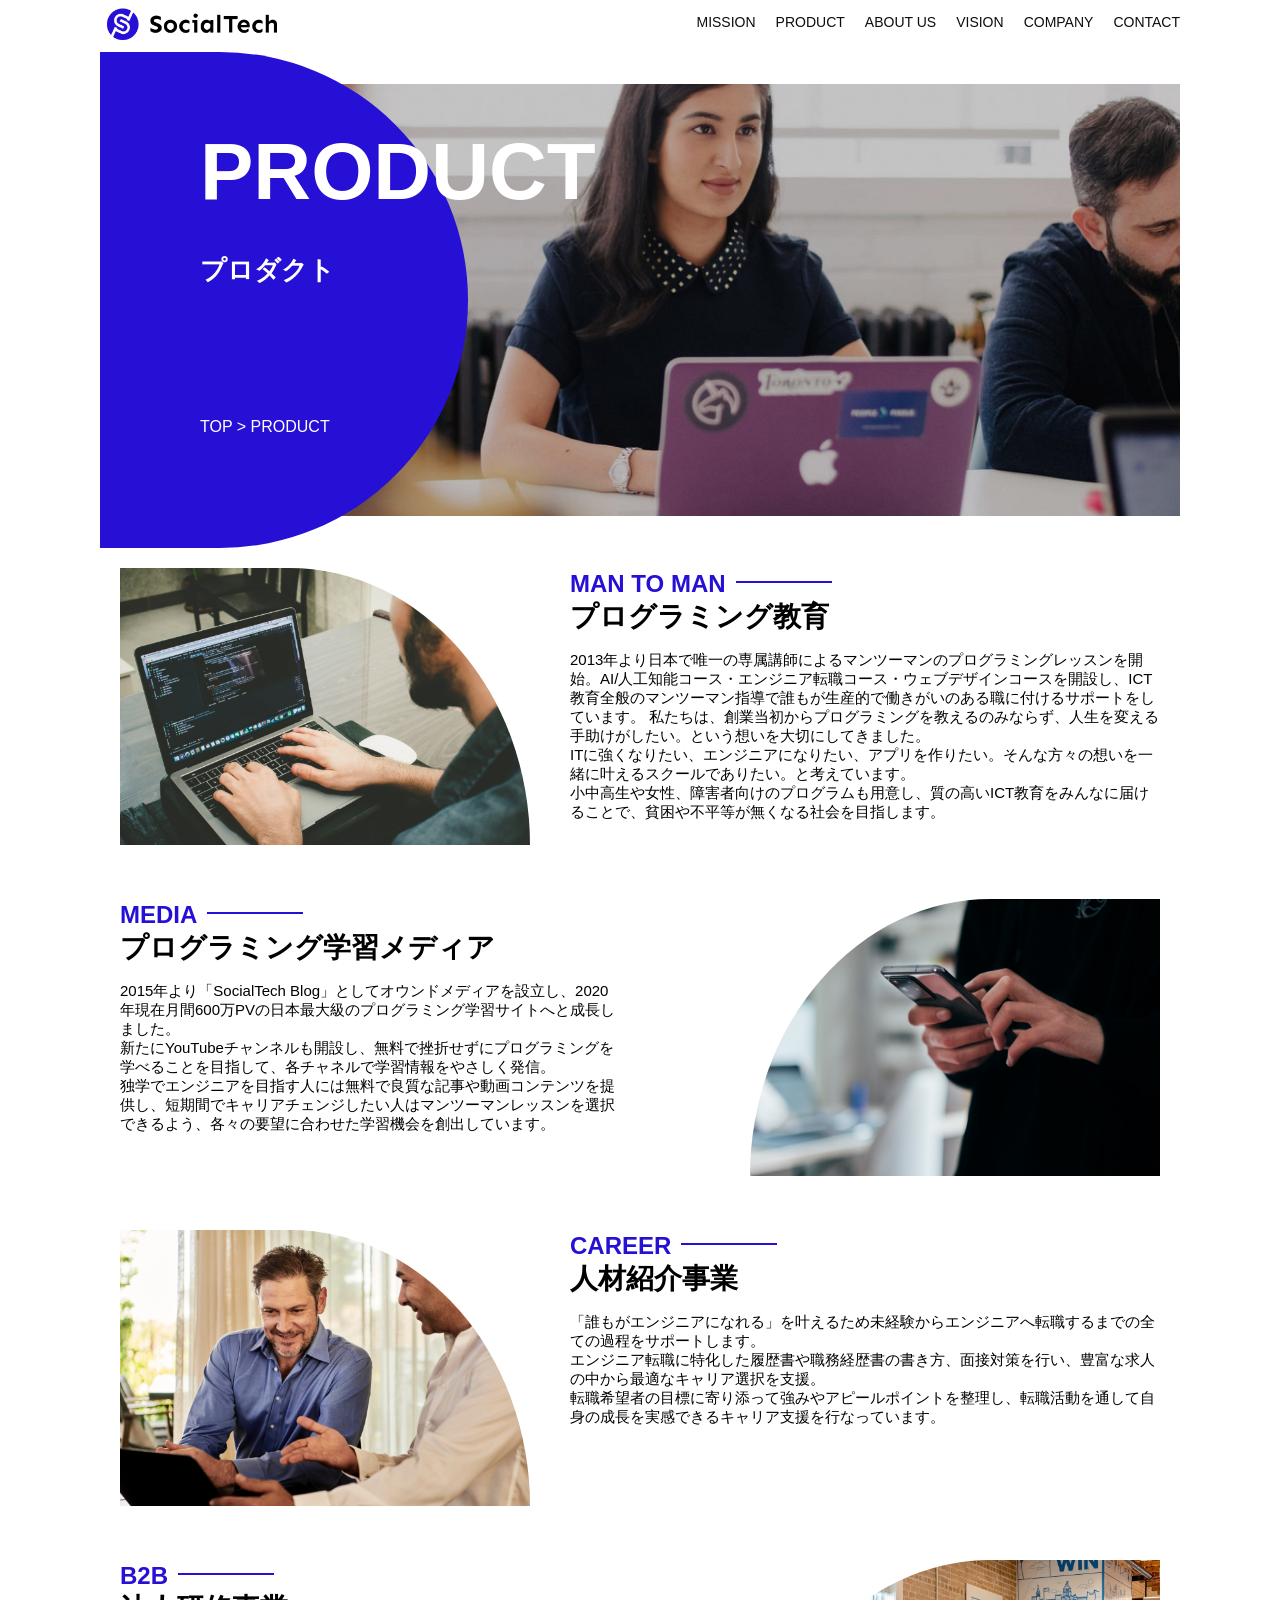
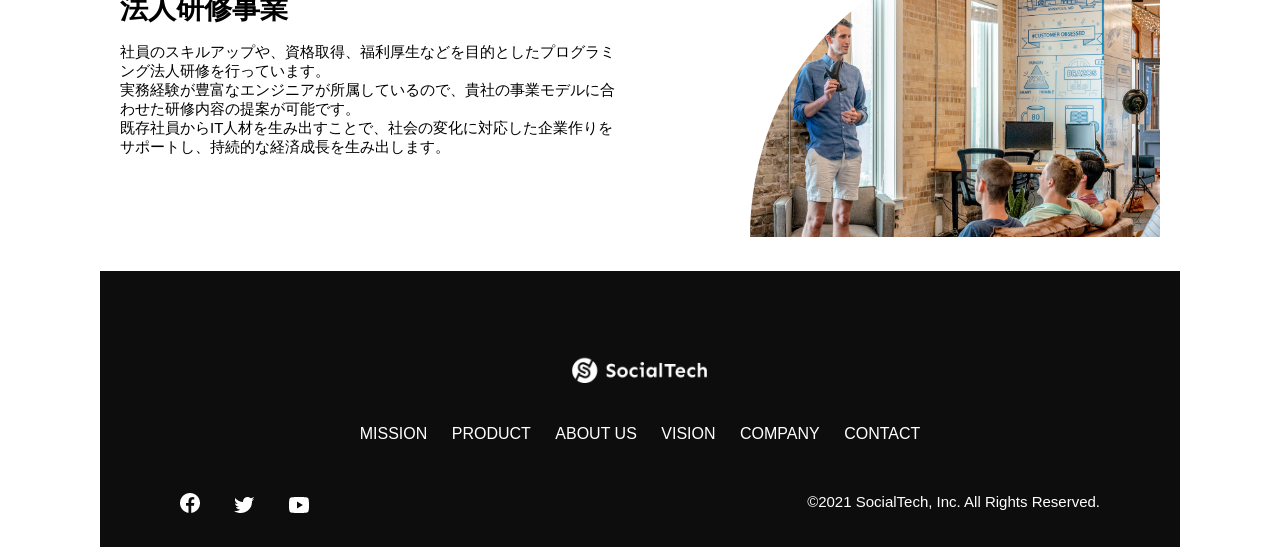
<file: kadai_tutorial_output/product.html>
<!DOCTYPE html>
<html>
  <head>
     <title>SocialTech -PRODUCT プロダクト-</title>
    <meta charset="utf-8">
    <meta name="description" content="SocialTechの4つのプロダクトを紹介します">
    <meta name="viewport" content="width=device-width, initial-scale=1.0">
    <link rel="stylesheet" href="style.css">
  </head>

  <body>
    <!-- ヘッダー -->
    <header>
      <!-- ロゴ -->
      <a href="index.html" id="logo">
        <img src="images/logo.png" alt="トップページに戻る">
      </a>

      <!-- PC用ナビゲーション -->
      <nav id="nav-pc">
        <ul>
          <li><a href="mission.html">MISSION</a></li>
          <li><a href="product.html">PRODUCT</a></li>
          <li><a href="index.html#aboutus">ABOUT US</a></li>
          <li><a href="index.html#vision">VISION</a></li>
          <li><a href="index.html#company">COMPANY</a></li>
          <li><a href="index.html#contact">CONTACT</a></li>
        </ul>
      </nav>

      <!-- スマホ用メニューボタン -->
      <button id="menu-sp" onclick="document.getElementById('nav-sp').style.display = 'block'">
        <img src="images/button-menu.png" alt="ナビゲーションを開く">
      </button>

      <!-- スマホ用ナビゲーション -->
      <div id="nav-sp">
        <button id="close" onclick="document.getElementById('nav-sp').style.display = 'none'">
          <img src="images/button-close.png" alt="ナビゲーションを閉じる">
        </button>

        <nav>
          <ul>
            <li>
              <a id="logo-sp" href="index.html" onclick="document.getElementById('nav-sp').style.display = 'none'"><img src="images/logo-sp.png" alt="トップページに戻る"></a>
            </li>
            <li><a class="menu" href="mission.html" onclick="document.getElementById('nav-sp').style.display = 'none'">MISSION</a></li>
            <li><a class="menu" href="product.html" onclick="document.getElementById('nav-sp').style.display = 'none'">PRODUCT</a></li>
            <li><a class="menu" href="index.html#aboutus" onclick="document.getElementById('nav-sp').style.display = 'none'">ABOUT US</a></li>
            <li><a class="menu" href="index.html#vision" onclick="document.getElementById('nav-sp').style.display = 'none'">VISION</a></li>
            <li><a class="menu" href="index.html#company" onclick="document.getElementById('nav-sp').style.display = 'none'">COMPANY</a></li>
            <li><a class="menu" href="index.html#contact" onclick="document.getElementById('nav-sp').style.display = 'none'">CONTACT</a></li>
          </ul>
        </nav>
        <div id="sns">
          <a href="https://www.facebook.com/sejuku2013">
            <img src="images/button-facebook.png" alt="Facebookのリンク">
          </a>
          <a href="https://twitter.com/samuraijuku">
            <img src="images/button-twitter.png" alt="Twitterのリンク">
          </a>
          <a href="https://www.youtube.com/channel/UCCFOQO5aDK0xXam4cUQXT8g">
            <img src="images/button-youtube.png" alt="YouTubeのリンク">
          </a>
        </div>
      </div>
    </header>

    <main>
      <article>
         <section id="product-main">
           <div class="product-main-inner">
             <div id="product-title">
               <h1>PRODUCT<br><span>プロダクト</span></h1>
               <p>TOP > PRODUCT</p>
             </div>
           </div>
         </section>
          <section class="product-section product-section-left">
           <div class="product-section-img">
             <img src="images/product/product-mantoman.png" alt="PCでコードを書く男性">
           </div>
           <div class="product-read">
             <h2 class="product-h2">MAN TO MAN</h2>
             <h3 class="product-h3">プログラミング教育</h3>
             <p>
               2013年より日本で唯一の専属講師によるマンツーマンのプログラミングレッスンを開始。AI/人工知能コース・エンジニア転職コース・ウェブデザインコースを開設し、ICT教育全般のマンツーマン指導で誰もが生産的で働きがいのある職に付けるサポートをしています。 私たちは、創業当初からプログラミングを教えるのみならず、人生を変える手助けがしたい。という想いを大切にしてきました。<br>ITに強くなりたい、エンジニアになりたい、アプリを作りたい。そんな方々の想いを一緒に叶えるスクールでありたい。と考えています。<br>小中高生や女性、障害者向けのプログラムも用意し、質の高いICT教育をみんなに届けることで、貧困や不平等が無くなる社会を目指します。
             </p>
           </div>
         </section>
 
         <section class="product-section product-section-right">
           <div class="product-read">
             <h2 class="product-h2">MEDIA</h2>
             <h3 class="product-h3">プログラミング学習メディア</h3>
             <p>2015年より「SocialTech Blog」としてオウンドメディアを設立し、2020年現在月間600万PVの日本最大級のプログラミング学習サイトへと成長しました。<br>新たにYouTubeチャンネルも開設し、無料で挫折せずにプログラミングを学べることを目指して、各チャネルで学習情報をやさしく発信。<br>独学でエンジニアを目指す人には無料で良質な記事や動画コンテンツを提供し、短期間でキャリアチェンジしたい人はマンツーマンレッスンを選択できるよう、各々の要望に合わせた学習機会を創出しています。</p>
           </div>
           <div class="product-section-img">
             <img src="images/product/product-media.png" alt="スマートフォンを操作する人">
           </div>
         </section>
 
         <section class="product-section product-section-left">
           <div class="product-section-img">
             <img src="images/product/product-career.png" alt="笑顔で話し合う2人の男性">
           </div>
           <div class="product-read">
             <h2 class="product-h2">CAREER</h2>
             <h3 class="product-h3">人材紹介事業</h3>
             <p>「誰もがエンジニアになれる」を叶えるため未経験からエンジニアへ転職するまでの全ての過程をサポートします。<br>エンジニア転職に特化した履歴書や職務経歴書の書き方、面接対策を行い、豊富な求人の中から最適なキャリア選択を支援。<br>転職希望者の目標に寄り添って強みやアピールポイントを整理し、転職活動を通して自身の成長を実感できるキャリア支援を行なっています。<br></p>
           </div>
         </section>
 
         <section class="product-section product-section-right">
           <div class="product-read">
             <h2 class="product-h2">B2B</h2>
             <h3 class="product-h3">法人研修事業</h3>
             <p>社員のスキルアップや、資格取得、福利厚生などを目的としたプログラミング法人研修を行っています。<br>実務経験が豊富なエンジニアが所属しているので、貴社の事業モデルに合わせた研修内容の提案が可能です。<br>既存社員からIT人材を生み出すことで、社会の変化に対応した企業作りをサポートし、持続的な経済成長を生み出します。</p>
           </div>
           <div class="product-section-img">
             <img src="images/product/product-b2b.png" alt="講演中の男性とそれを聴く人々">
           </div>
         </section>
    </article>
    </main>

    <footer>
      <div id="footer-logo">
        <img src="images/logo-sp.png" alt="SocialTech">
      </div>
      <div id="footer-link">
        <a href="mission.html">MISSION</a>
        <a href="product.html">PRODUCT</a>
        <a href="index.html#aboutus">ABOUT US</a>
        <a href="index.html#vision">VISION</a>
        <a href="index.html#company">COMPANY</a>
        <a href="index.html#contact">CONTACT</a>
      </div>
      <div id="sns-footer">
        <div class="sns-btns">
          <a href="https://www.facebook.com/sejuku2013"><img src="images/button-facebook.png" alt="Facebookのリンク"></a>
          <a href="https://twitter.com/samuraijuku"><img src="images/button-twitter.png" alt="Twitterのリンク"></a>
          <a href="https://www.youtube.com/channel/UCCFOQO5aDK0xXam4cUQXT8g"><img src="images/button-youtube.png" alt="YouTubeのリンク"></a>
        </div>
        <p id="copyright">&copy;2021 SocialTech, Inc. All Rights Reserved.</p>
      </div>
    </footer>
    
  </body>
</html>
</file>
<file: kadai_013/style.css>
/* PC、スマホ共通スタイル */
body {
    font-family: "Source Sans Pro", "Hiragino Kaku Gothic ProN", Meiryo, Arial,
        sans-serif;
}


h1,
p {
    font-size: 15px;
}

h1 {
    font-size: 16px;
    font-weight: bold;
}

#main-visual>img {
    width: 100%;
}

/*================
PC用のスタイル 
=================*/
@media screen and (min-width: 768px) {

    /* 横幅設定 */
    body {
        max-width: 1080px;
        min-width: 960px;
        margin: 0 auto 0 auto;
    }

    #menu-sp,
    #nav-sp {
        display: none;
    }

    /* ヘッダー */
    header {
        display: flex;
        justify-content: space-between;
    }

    /* ナビゲーションのレイアウト */
    #nav-pc {
        text-align: right;
        font-size: 14px;
        padding-top: 15px;
    }

    /* ナビゲーションのリンクの装飾設定 */
    #nav-pc>a {
        text-decoration: none;
        margin-left: 20px;
    }

    #nav-pc>a:link {
        color: #0d0d0d;
    }

    #nav-pc>a:visited {
        color: #0d0d0d;
    }

    #nav-pc>a:hover {
        color: #0d0d0d;
        text-decoration: underline;
    }

    #nav-pc>a:active {
        color: #0d0d0d;
    }
}

/*================
スマホ用のスタイル 
=================*/
@media screen and (max-width: 767px) {

    body {
        min-width: 375px;
        margin: 0
    }


    /* PC用ナビゲーション非表示 */
    #nav-pc {
        display: none;
    }

    /* ハンバーガーメニュー */
    #menu-sp {
        float: right;
        padding: 0;
    }

    /* スマホ用ナビゲーションの表示切替*/
    /* 初期状態、レイアウトと非表示設定 */
    #nav-sp {
        background-color: #ce933e;
        position: absolute;
        left: 0;
        top: 0;
        height: 100%;
        width: 100%;
        display: none;
        z-index: 100;
    }

    #nav-sp ul {
        padding-left: 0;
    }

    #nav-sp li {
        list-style: none;
    }

    /* ×ボタン */
    #close {
        position: absolute;
        top: 20px;
        right: 20px;
    }

    /* ナビゲーションメニュー用ロゴ */
    #logo-sp {
        margin: 80px 0 30px 20px;
    }

    /* ナビゲーションのリンクの装飾設定 */
    #nav-sp a {
        display: block;
    }

    #nav-sp a:link {
        color: #ffffff;
    }

    #nav-sp a:visited {
        color: #ffffff;
    }

    #nav-sp a:hover {
        color: #ffffff;
        text-decoration: underline;
    }

    #nav-sp a:active {
        color: #ffffff;
    }

    #nav-sp .menu {
        text-decoration: none;
        display: block;
        margin: 0 20px 0 20px;
        height: 44px;
        font-size: 16px;
        background-image: url("images/arrow.png");
        background-repeat: no-repeat;
        background-position: right top;
    }
}
</file>
<file: kadai_tutorial_output/style.css>
/* PC、スマホ共通スタイル */
* {
  box-sizing: border-box;
}

p {
  font-size: 15px;
}

body {
  max-width: 1080px;
  margin: 0 auto 0 auto;
  font-family: "Source Sans Pro", "Hiragino Kaku Gothic ProN", Meiryo, Arial, sans-serif;
}

/* ヘッダー */
header {
  display: flex;
  justify-content: space-between;
}

/* ナビゲーションのレイアウト */
#nav-pc {
  font-size: 14px;
}

#nav-pc ul {
  display: flex;
  padding-left: 0;
}

#nav-pc li {
  list-style: none;
}

/* ナビゲーションのリンクの装飾設定 */
#nav-pc a {
  text-decoration: none;
  margin-left: 20px;
  color: #0d0d0d;
}

#nav-pc a:hover {
  text-decoration: underline;
}

/* スマホ用ナビを非表示 */
#nav-sp,
#menu-sp {
  display: none;
}

#main-visual {
  position: relative;
  height: 400px;
}

#main-message {
  position: absolute;
  top: 0;
  left: 0;
  background-color: #2710d5;
  color: #ffffff;
  border-radius: 0 0 476px 0;
  max-width: 620px;
  height: 100%;
  width: 100%;
  z-index: 11;
}

#main-message>h1 {
  font-size: 60px;
  margin: 100px 0 0 50px;
}

#main-message>p {
  font-size: 28px;
  margin: 0 0 0 50px;
}

#main-visual>img {
  max-width: 620px;
  border-radius: 476px 0 0 0;
  position: absolute;
  top: 0;
  right: 0;
  z-index: 10;
}

/* 見出し */
h2 {
  margin: 40px 0 0 0;
}

h2::after {
  content: url("images/line.png");
  margin-left: 10px;
}

h3 {
  font-size: 27px;
}

/* ミッション */
#mission {
  margin: 80px auto 80px auto;
}

#mission-flex {
  display: flex;
}

#mission-flex>div {
  width: 50%;
  margin: 20px;
}

#mission-photo {
  width: 100%;
}

#s2dgs {
  margin-top: 50px;
  width: 100%;
}

/* プロダクト */
#product {
  background-color: #fafafa;
  margin: 80px 0 80px 0;
  padding: 10px 40px 0px 40px;
}

/* 外枠 */
#product .product-flex {
  margin-top: 40px;
  display: flex;
}

/* 左のカラム */
#product-left {
  width: 50%;
  margin-right: 20px;
}

/* 右のカラム */
#product-right {
  width: 50%;
  margin-left: 20px;
  margin-top: 80px;
}

/* 画像＋説明の枠 */
#product-left>div {
  position: relative;
  height: 480px;
  margin-right: 20px;
}

#product-right>div {
  position: relative;
  height: 480px;
  margin-left: 20px;
}

/* 画像 */
.product-photo {
  width: 100%;
}

/* 説明文の枠 */
.product-explain {
  background-color: #ffffff;
  position: absolute;
  left: 0;
  bottom: 50px;
  margin: 0 40px 0 40px;
  padding: 20px;
  box-shadow: 5px 5px 10px rgba(0, 0, 0, 0.05);
}

/* 説明文の英語 */
.product-explain>span {
  color: #2710d5;
  font-weight: bold;
  font-size: 16px;
  margin: 0;
}

 /* 説明文の見出し */
 .product-explain > h3 {
   margin: 5px 0 5px 0;
 }
 
 /* 説明文 */
 .product-explain > p {
   font-size: 14px;
   margin: 0;
 }
 
 /* もっと見るボタン */
 #product-more {
   text-align: center;
 }
 
 #product-more a {
   position: relative;
   bottom: -42px;
 }

/* ABOUT US */
#aboutus {
  margin: 80px auto 80px auto;
}

/* 3つの組織文化と画像を入れる枠 */
#aboutus>div {
  display: flex;
}

/* 画像 */
.culture-img {
  width: 50%;
  align-self: flex-start;
}

.culture-img2 {
  margin-top: 50px;
  width: 100%;
}

/* 3つの組織文化の表 */
.culture-table {
  margin-right: 50px;
}

/* 番号 */
.culture-num {
  font-size: 80px;
  color: #2710d5;
  padding: 0 20px 0 0;
}

/* 見出し */
.culture-table th {
  text-align: left;
  font-size: 28px;
  font-weight: bold;
}

/* 組織文化英語 */
.culture-en {
  color: #2710d5;
  font-size: 24px;
}

/* 説明文 */
.culture-description {
  margin: 0;
}

/* ビジョン */
#vision {
  margin: 80px auto 80px auto;
}

/* セクション内の外枠*/
#vision>div {
  display: flex;
  justify-content: space-between;
  flex-wrap: wrap;
}

/*7つの行動指針の枠*/
.vision-box {
  width: 300px;
  height: 300px;
  margin-bottom: 30px;
  position: relative;
}

.vision-box>img {
  width: 100%;
  position: relative;
  z-index: 30;
}

.vision-box>div {
  position: absolute;
  top: 0;
  left: 0;
  z-index: 31;
  margin-right: 20px;
}

.vision-box>div>h4 {
  color: #2710d5;
  font-size: 19px;
  margin: 80px 0 0 0;
}

.vision-box>div>h4::first-letter {
  font-size: 40px;
}

.vision-box>div>h5 {
  font-size: 20px;
  margin: 0 0 0 0;
}

.vision-box>div>p {
  margin: 10px 0 0 0;
}

/* 会社概要 */
#company {
  margin: 80px auto 80px auto;
}

#company-table {
  width: 100%;
}

.tableheader {
  text-align: left;
  padding: 20px;
  border-bottom-color: #2710d5;
  border-bottom-width: 1px;
  border-bottom-style: solid;
  width: 100px;
}

.tableheader-first {
  border-top-color: #2710d5;
  border-top-width: 1px;
  border-top-style: solid;
}

.cell {
  padding: 30px;
  border-bottom-color: #ececec;
  border-bottom-width: 1px;
  border-bottom-style: solid;
}

.cell-first {
  border-top-color: #ececec;
  border-top-width: 1px;
  border-top-style: solid;
}

#company>iframe {
  width: 100%;
  height: 368px;
  margin-top: 40px;
}

/* お問い合わせ */
#contact {
  margin: 80px auto 80px auto;
}

/* 外枠 */
#contact>form>div {
  display: flex;
  flex-direction: row;
  flex-wrap: wrap;
  padding-bottom: 30px;
}

/* 左列の見出し */
.contact-heading {
  width: 240px;
  align-self: center;
}

/* 見出しのラベル */
.contact-label {
  font-weight: bold;
}

/* 必須 */
.contact-span {
  color: #ce2222;
  margin: 0 0 0 20px;
  font-weight: bold;
}

/* テキストボックス */
.contact-textbox {
  border-top: 0px;
  border-left: 0px;
  border-right: 0px;
  border-bottom-width: 1px;
  border-bottom-color: #707070;
  border-style: solid;
  background-color: #fafafa;
  width: 400px;
  height: 56px;
}

/* お問い合わせ内容のテキストエリア */
.contact-textarea {
  border-top: 0px;
  border-left: 0px;
  border-right: 0px;
  border-bottom-width: 1px;
  border-bottom-color: #707070;
  background-color: #fafafa;
  width: 400px;
  height: 200px;
}

/* 個人情報の取り扱い */
#contact dt {
  font-weight: bold;
}

#contact dd {
  margin: 0 0 16px 0;
}

#contact dd p {
  margin: 0;
}

#contact dd ul {
  padding-left: 0;
}

#contact dd li {
  margin-bottom: 0;
  list-style: none;
}

/* フッター */
footer {
  background-color: #0d0d0d;
  text-align: center;
  padding: 80px 80px 30px 80px;
}

#footer-logo {
  margin-bottom: 30px;
}

#footer-link {
  margin-bottom: 50px;
}

#footer-link>a {
  text-decoration: none;
  margin: 10px;
  color: #ffffff;
}

#footer-link>a:hover {
  text-decoration: underline;
}

#sns-footer {
  display: flex;
  justify-content: space-between;
}

#sns-footer a {
  margin-right: 30px;
}

#copyright {
  color: #ffffff;
  margin: 0;
}

/* mission.html用スタイル */
/* ミッションのメインビジュアル */
.mission-main-inner {
  background-image: url("images/mission/mission-main.png");
  background-repeat: no-repeat;
  background-position-y: center;
}

#mission-title {
  background-color: #2710d5;
  width: 368px;
  color: #ffffff;
  height: 496px;
  border-radius: 0 248px 248px 0;
  position: relative;
}

#mission-title h1 {
  position: absolute;
  top: 0;
  left: 100px;
  font-size: 80px;
  line-height: 1;
}

#mission-title h1 span {
  font-size: 26px;
}

#mission-title>p {
  position: absolute;
  top: 350px;
  left: 100px;
  font-size: 16px;
}

/* ミッションページ　S2DGSの設定 */
#mission-s2dgs {
  padding: 20px;
}

.mission-h2 {
  color: #2710d5;
  font-size: 40px;
}

.mission-h2::after {
  content: none;
}

/* ミッションページ　5つのゴールの設定 */
#mission-five-goals {
  padding: 20px;
  display: flex;
}

#mission-five-goals .five-goals-image {
  width: 30%;
  padding: 20px;
}

#mission-five-goals .five-goals-image img {
  width: 100%;
}

#mission-five-goals .five-goals-read {
  width: 70%;
  padding: 20px;
}

#mission-five-goals .five-goals-read>div {
  margin-bottom: 40px;
}

.fivegoals-image-right {
  float: right;
  margin: 20px;
}

.fivegoals-image-left {
  float: left;
  margin: 20px;
}

.fivegoals-number {
  color: #2710d5;
  font-size: 48px;
  font-weight: bold;
  margin: 0;
}

.fivegoals-h3 {
  font-size: 28px;
  margin: 0;
}

.fivegoals-p {
  margin: 0;
}

/* プロダクトページ */
.product-main-inner {
  background-image: url("images/product/product-main.png");
  background-repeat: no-repeat;
  background-position-y: center;
}

#product-title {
  background-color: #2710d5;
  width: 368px;
  color: #ffffff;
  height: 496px;
  border-radius: 0 248px 248px 0;
  position: relative;
}

#product-title h1 {
  position: absolute;
  top: 0;
  left: 100px;
  font-size: 80px;
  line-height: 1;
}

#product-title h1 span {
  font-size: 26px;
}

#product-title>p {
  position: absolute;
  top: 350px;
  left: 100px;
  font-size: 16px;
}

/* セクション */
.product-section {
  display: flex;
  padding: 20px 20px 0;
}

.product-section .product-section-img {
  width: 450px;
}

/* 左が画像のセクション*/
.product-section-left .product-section-img img {
  width: 100%;
  padding: 0 40px 30px 0;
  border-radius: 0 432px 0 0;
}

.product-section-left .product-read {
  width: 50%;
  flex-grow: 1;
}

.product-section-left .product-read p {
  margin-bottom: 0;
}

/* 右が画像のセクション*/
.product-section-right {
  justify-content: space-between;
}

.product-section-right .product-section-img img {
  width: 100%;
  padding: 0 0 30px 40px;
  border-radius: 432px 0 0 0;
}

.product-section-right .product-read {
  width: 500px;
}

.product-h2 {
  color: #2710d5;
  font-size: 24px;
  margin: 0;
}

.product-h3 {
  font-size: 28px;
  margin: 0;
}

/*====================
 スマートフォン用のスタイル
=====================*/
@media screen and (max-width: 767px) {

  /* PC用ナビゲーション非表示 */
  #nav-pc {
    display: none;
  }

  /* ハンバーガーメニュー */
  #menu-sp {
    display: block;
    background-color: transparent;
    float: right;
    padding: 0;
    border: none;
  }

  /* スマホ用ナビゲーションの表示切替*/
  /* 初期状態、レイアウトと非表示設定 */
  #nav-sp {
    background-color: #2710d5;
    position: fixed;
    left: 0;
    top: 0;
    height: 100%;
    width: 100%;
    display: none;
    z-index: 100;
  }

  /* ×ボタン */
  #close {
    position: absolute;
    top: 20px;
    right: 20px;
    background-color: transparent;
    border: none;
  }

  #nav-sp nav ul {
    padding-left: 0;
  }

  #nav-sp nav li {
    list-style: none;
  }

  /* ナビゲーションメニュー用ロゴ */
  #logo-sp {
    margin: 80px 0 30px 20px;
  }

  /* ナビゲーションのリンクの装飾設定 */
  #nav-sp nav a {
    display: block;
    color: #ffffff;
  }

  #nav-sp nav a:hover {
    text-decoration: underline;
  }

  #nav-sp .menu {
    text-decoration: none;
    margin: 0 20px 0 20px;
    height: 44px;
    font-size: 16px;
    background-image: url("images/arrow.png");
    background-repeat: no-repeat;
    background-position: right top;
  }

  #sns {
    position: absolute;
    bottom: 20px;
    left: 20px;
  }

  #sns>a {
    margin-right: 30px;
  }

  /* メインビジュアル */
  #main-visual {
    position: relative;
    height: 470px;
  }

  #main-visual>div {
    text-align: center;
    height: 280px;
  }

  #main-visual h1 {
    font-size: 28px;
    margin: 90px 0 0 0;
  }

  #main-visual>div>p {
    margin: 0;
    font-size: 15px;
  }

  #main-visual>img {
    width: 100%;
    border-radius: 476px 0 0 0;
    top: auto;
    bottom: 0;
  }

  /*見出し*/
  h2 {
    margin: 15px 0 15px 0;
  }

  h3 {
    font-size: 24px;
    margin: 10px 0 0 0;
  }

  /* ミッション */
  #mission {
    margin: 20px 0 20px 0;
    padding: 0 20px 0 20px;
  }

  #mission-flex {
    flex-direction: column;
  }

  #mission-flex>div {
    width: 100%;
    margin: 0;
  }

  /* プロダクト */
  #product {
    margin: 0;
    padding: 10px 20px 0 20px;
  }

  /* 外枠 */
  #product .product-flex {
    flex-direction: column;
    margin-top: 0;
  }

  /* 左右のカラム　スマホでは縦並び */
  #product-left,
  #product-right {
    width: 100%;
    margin: 0;
  }

  /*  画像＋説明の枠 */
  #product-left>div,
  #product-right>div {
    height: auto;
    margin: 0;
  }

  /* 説明文の枠 */
  .product-explain {
    position: relative;
    margin: 0;
  }

  .product-explain>h3 {
    margin: 10px 0 10px 0;
    font-size: 24px;
  }

  /* もっと見るボタン */
  #product-more {
    text-align: left;
  }

  /* ABOUT US */
  #aboutus {
    margin: 80px 20px 80px 20px;
  }

  #aboutus>div {
    flex-direction: column;
  }

  .culture-table th {
    font-size: 16px;
  }

  .culture-table {
    margin-right: 0;
    padding-right: 20px;
    order: 2;
  }

  .culture-img {
    width: 100%;
    order: 1;
  }

  .culture-img2 {
    margin-top: 0;
  }

  .culture-num {
    padding: 0;
  }

  .culture-description {
    margin: 0;
  }

  /* ビジョン */
  #vision {
    margin: 80px 20px 80px 20px;
  }

  .vision-box>img {
    position: absolute;
    top: 0;
    left: 0;
  }

  .vision-box>div>h4 {
    margin: 60px 0 0 0;
  }

  /*会社概要*/
  #company {
    margin: 0 20px 0 20px;
  }

  #company>h3 {
    margin-bottom: 20px;
  }

  .tableheader {
    width: 50px;
  }

  .cell {
    padding: 20px;
  }

  #company>iframe {
    height: 240px;
  }

  /* お問い合わせ */
  #contact {
    margin: 80px 20px 80px 20px;
  }

  #contact>h3 {
    margin-bottom: 20px;
  }

  #contact>form>div {
    flex-direction: column;
    margin-bottom: 20px;
  }

  .contact-heading {
    align-self: auto;
    margin-bottom: 20px;
  }

  .contact-textbox {
    min-width: 300px;
    width: 100%;
  }

  .contact-textarea {
    height: 150px;
    width: 100%;
  }

  .radiobutton {
    margin-bottom: 20px;
  }

  /* フッター */
  footer {
    padding: 30px 20px 50px 20px;
    text-align: left;
  }

  #footer-link>a {
    margin: 0 20px 30px 0;
    display: block;
    background-image: url("images/arrow.png");
    background-repeat: no-repeat;
    background-position: right top;
  }

  #footer-link>a:hover {
    text-decoration: underline;
  }

  #sns-footer {
    flex-direction: column;
    justify-content: flex-start;
  }

  #copyright {
    font-size: 12px;
    margin-top: 30px;
  }

  /* mission.html用スタイル */
  /* ミッションのメインビジュアル */
  #mission-main {
    height: 256px;
    margin-top: 4%;
    position: relative;
  }

  .mission-main-inner {
    height: 80%;
    background-size: cover;
  }

  #mission-title {
    width: 136px;
    height: 256px;
    position: absolute;
    top: -10%;
  }

  #mission-title h1 {
    left: 20px;
    font-size: 40px;
  }

  #mission-title h1 span {
    font-size: 18px;
  }

  #mission-title>p {
    top: 180px;
    left: 20px;
    font-size: 13px;
  }

  /* ミッションページ　S2DGSの設定 */
  .mission-h2 {
    font-size: 38px;
    margin: 0px;
  }

  .mission-h2::after {
    content: none;
  }

  #mission-s2dgs>img {
    width: 100%;
  }

  /* ミッションページ　5つのゴールの設定 */
  #mission-five-goals {
    flex-direction: column;
  }

  #mission-five-goals>div {
    padding: 0;
  }

  #mission-five-goals .five-goals-image,
  #mission-five-goals .five-goals-read {
    width: 100%;
    padding: 0;
  }

  #mission-five-goals .five-goals-read>div {
    display: flex;
    flex-direction: column;
  }

  .fivegoals-image-right,
  .fivegoals-image-left {
    align-self: center;
  }

  /* プロダクトページ */
  #product-main {
    height: 256px;
    margin-top: 4%;
    position: relative;
  }

  .product-main-inner {
    height: 80%;
    background-size: cover;
  }

  #product-title {
    width: 136px;
    height: 256px;
    position: absolute;
    top: -10%;
  }

  #product-title h1 {
    left: 20px;
    font-size: 40px;
  }

  #product-title h1 span {
    font-size: 18px;
  }

  #product-title>p {
    top: 180px;
    left: 20px;
    font-size: 13px;
  }

  /* セクション */
  .product-section {
    flex-direction: column;
  }

  .product-section .product-section-img {
    width: 100%;
  }

  .product-section .product-section-img img {
    width: 100%;
    padding: 0;
  }

  /* 左が画像のセクション*/
  .product-section-left .product-section-img img {
    border-radius: 0 300px 0 0;
  }

  .product-section-left .product-read {
    width: 100%;
    flex-grow: 1;
  }

  /* 右が画像のセクション*/
  .product-section-right .product-section-img img {
    order: 1;
    border-radius: 300px 0 0 0;
  }

  .product-section-right .product-read {
    order: 2;
    width: 100%;
  }
}
</file>
